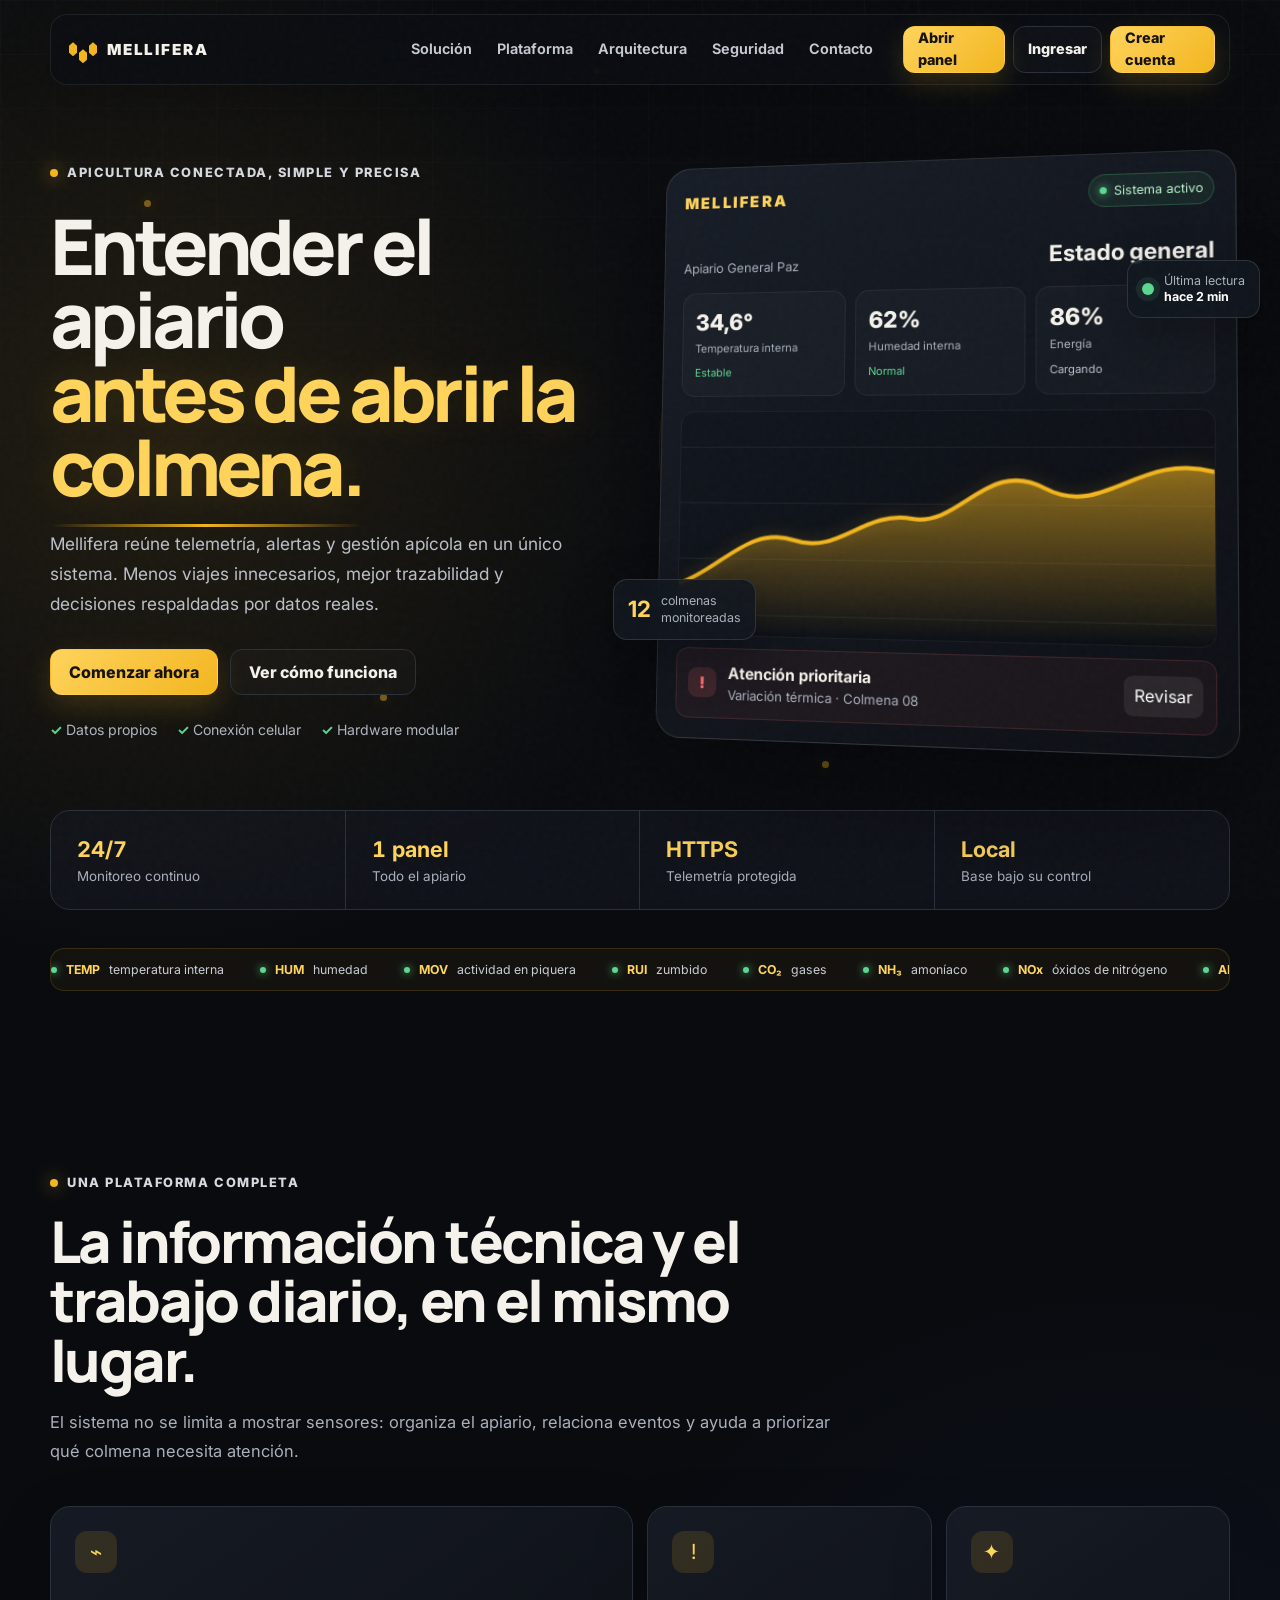
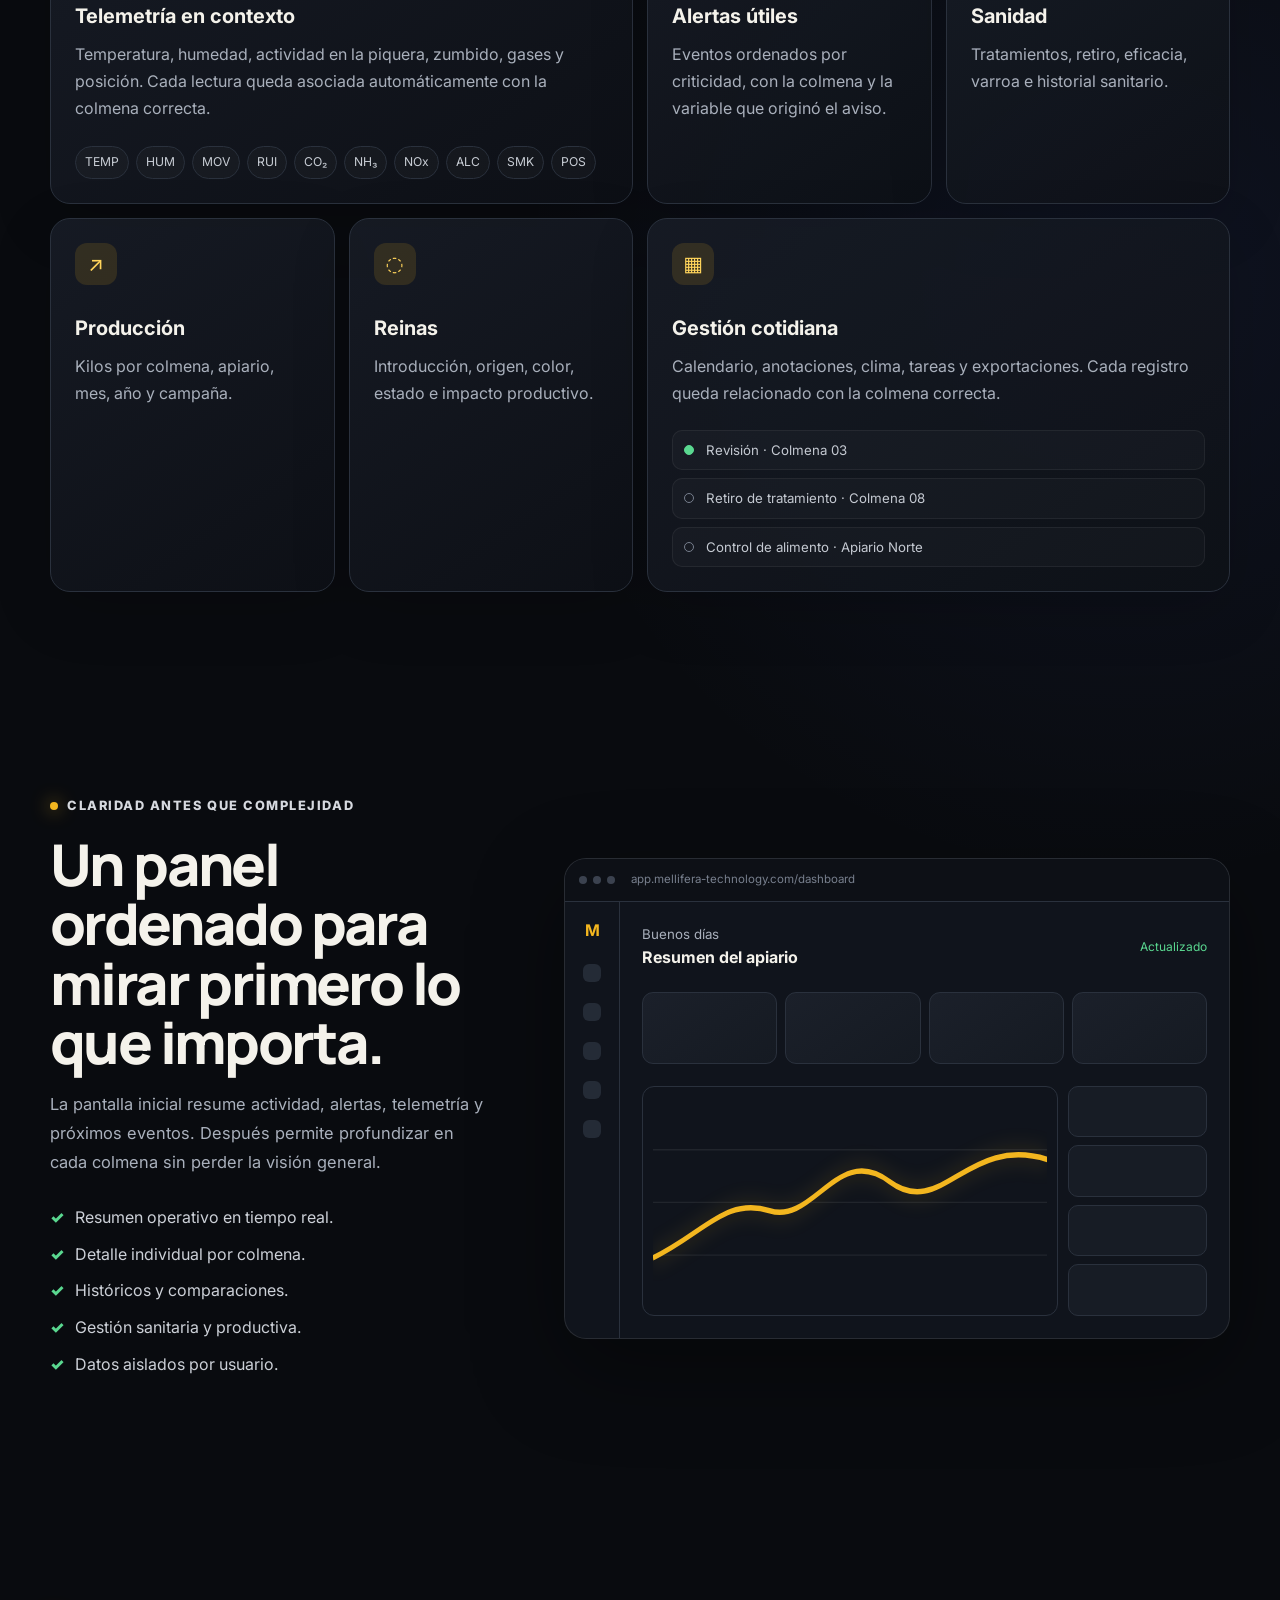
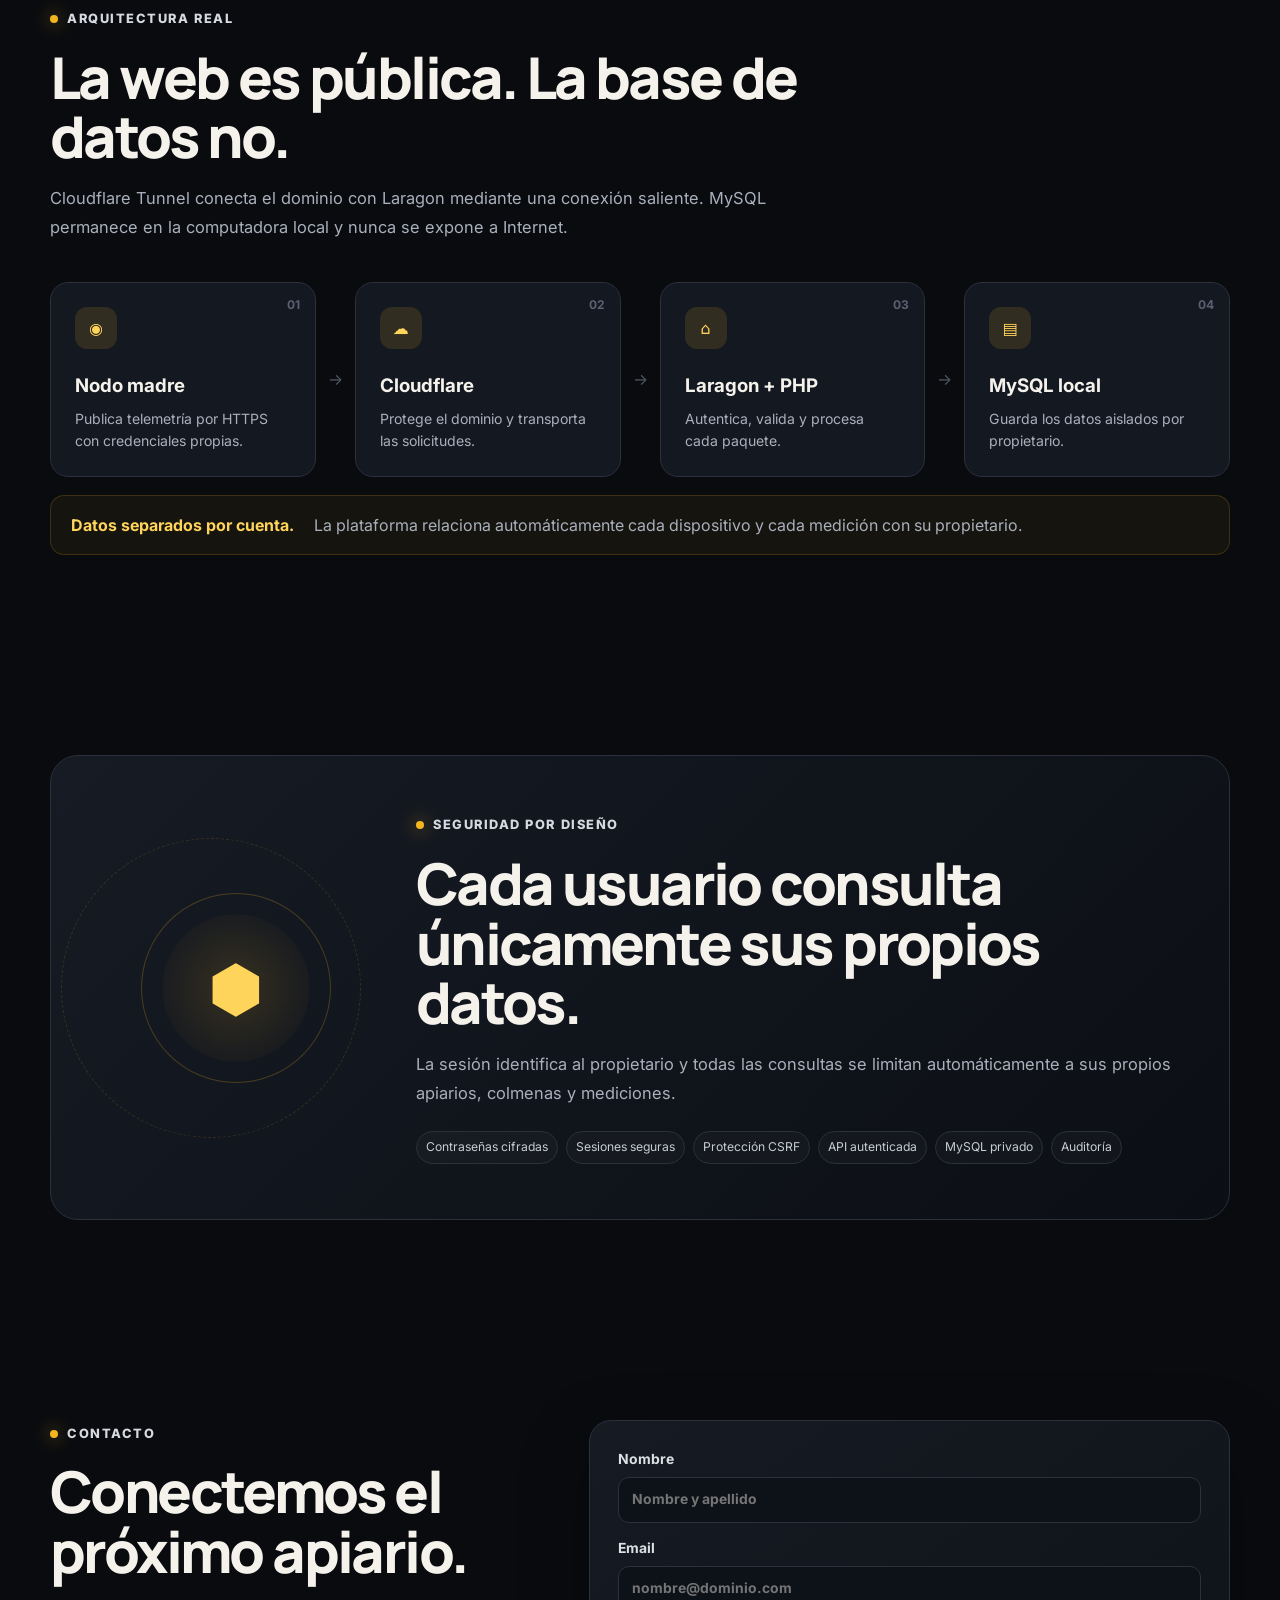
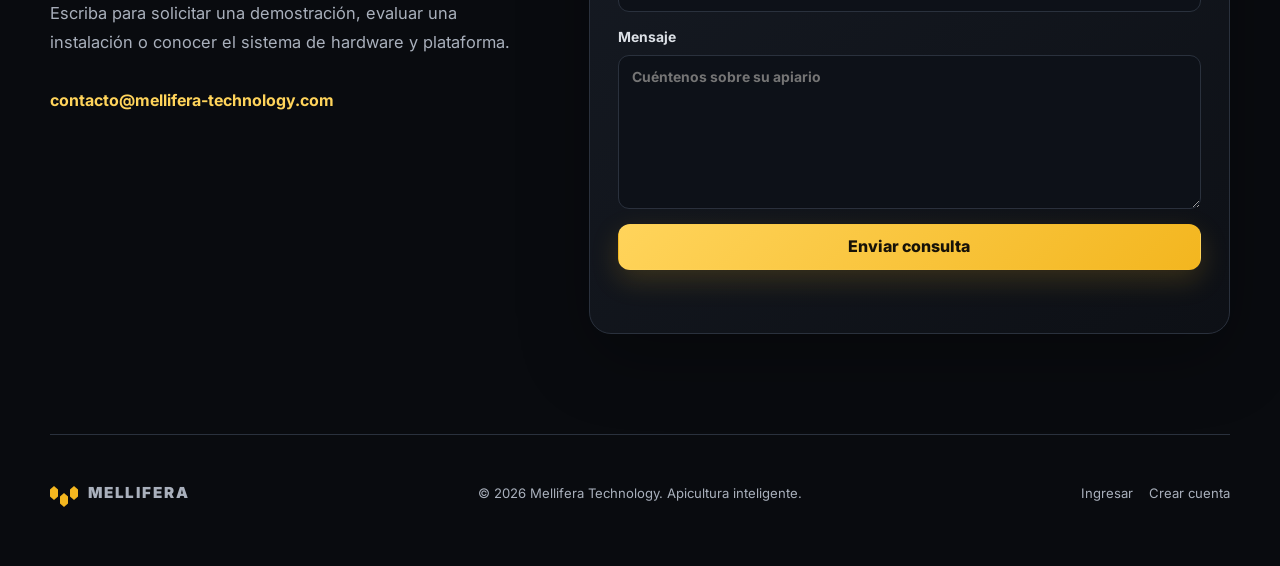
<file: index.html>
<!doctype html>
<html lang="es">
<head>
  <meta charset="utf-8">
  <meta name="viewport" content="width=device-width,initial-scale=1">
  <meta name="description" content="Mellifera Technology: monitoreo inteligente, gestión y trazabilidad para apiarios conectados.">
  <meta name="csrf-token" content="">
  <title>Mellifera Technology — La inteligencia del apiario</title>
  <link rel="icon" href="assets/img/logo-light.png">
  <link rel="preconnect" href="https://fonts.googleapis.com">
  <link rel="preconnect" href="https://fonts.gstatic.com" crossorigin>
  <link href="https://fonts.googleapis.com/css2?family=Inter:wght@400;500;600;700;800&family=Manrope:wght@500;600;700;800&display=swap" rel="stylesheet">
  <link rel="stylesheet" href="assets/css/app.css">
  <link rel="manifest" href="manifest.webmanifest">
</head>
<body class="marketing-page">
  <div class="page-noise" aria-hidden="true"></div>
  <header class="marketing-header" id="marketingHeader">
    <a class="brand" href="#inicio" aria-label="Mellifera Technology">
      <span class="brand-mark"><i></i><i></i><i></i></span>
      <span>MELLIFERA</span>
    </a>
    <button class="mobile-menu" id="mobileMenu" type="button" aria-label="Abrir menú">☰</button>
    <nav class="marketing-nav" id="marketingNav">
      <a href="#solucion">Solución</a>
      <a href="#plataforma">Plataforma</a>
      <a href="#arquitectura">Arquitectura</a>
      <a href="#seguridad">Seguridad</a>
      <a href="#contacto">Contacto</a>
    </nav>
    <div class="header-actions">
      <a class="button button-primary button-small" id="headerPanelButton" href="dashboard.html" hidden>Abrir panel</a>
      <div class="header-actions" id="headerGuestActions">
        <a class="button button-ghost button-small" href="login.html">Ingresar</a>
        <a class="button button-primary button-small" href="register.html">Crear cuenta</a>
      </div>
    </div>
  </header>

  <main>
    <section class="hero" id="inicio">
      <div class="hero-particles" aria-hidden="true"><i></i><i></i><i></i><i></i><i></i></div>
      <div class="hero-copy reveal">
        <span class="eyebrow"><i></i> Apicultura conectada, simple y precisa</span>
        <h1>Entender el apiario<br><span>antes de abrir la colmena.</span></h1>
        <p>Mellifera reúne telemetría, alertas y gestión apícola en un único sistema. Menos viajes innecesarios, mejor trazabilidad y decisiones respaldadas por datos reales.</p>
        <div class="hero-actions">
          <a class="button button-primary" id="heroPrimaryAction" href="register.html">Comenzar ahora</a>
          <a class="button button-ghost" href="#plataforma">Ver cómo funciona</a>
        </div>
        <div class="hero-trust">
          <span><b>✓</b> Datos propios</span>
          <span><b>✓</b> Conexión celular</span>
          <span><b>✓</b> Hardware modular</span>
        </div>
      </div>

      <div class="hero-stage reveal" id="heroStage">
        <div class="honey-ring ring-a"></div>
        <div class="honey-ring ring-b"></div>
        <div class="dashboard-preview glass">
          <div class="preview-top">
            <span class="preview-brand">MELLIFERA</span>
            <span class="live"><i></i> Sistema activo</span>
          </div>
          <div class="preview-title"><small>Apiario General Paz</small><strong>Estado general</strong></div>
          <div class="preview-kpis">
            <article><span>34,6°</span><small>Temperatura interna</small><i class="ok">Estable</i></article>
            <article><span>62%</span><small>Humedad interna</small><i class="ok">Normal</i></article>
            <article><span>86%</span><small>Energía</small><i>Cargando</i></article>
          </div>
          <div class="preview-chart">
            <svg viewBox="0 0 600 220" preserveAspectRatio="none" aria-hidden="true">
              <defs><linearGradient id="fillHoney" x1="0" y1="0" x2="0" y2="1"><stop offset="0" stop-color="#f3b61f" stop-opacity=".55"/><stop offset="1" stop-color="#f3b61f" stop-opacity="0"/></linearGradient></defs>
              <path class="chart-grid" d="M0 35H600M0 90H600M0 145H600M0 200H600"/>
              <path fill="url(#fillHoney)" d="M0 170 C50 155 82 112 135 126 S215 96 270 104 S354 45 418 74 S520 39 600 58 V220H0Z"/>
              <path class="chart-stroke" d="M0 170 C50 155 82 112 135 126 S215 96 270 104 S354 45 418 74 S520 39 600 58"/>
            </svg>
          </div>
          <div class="preview-alert"><span>!</span><div><b>Atención prioritaria</b><small>Variación térmica · Colmena 08</small></div><button type="button">Revisar</button></div>
        </div>
        <div class="float-chip chip-one"><b>12</b><span>colmenas<br>monitoreadas</span></div>
        <div class="float-chip chip-two"><i></i><span>Última lectura<br><b>hace 2 min</b></span></div>
      </div>
    </section>

    <section class="metric-strip">
      <article><b data-count="24">24/7</b><span>Monitoreo continuo</span></article>
      <article><b data-count="1">1 panel</b><span>Todo el apiario</span></article>
      <article><b>HTTPS</b><span>Telemetría protegida</span></article>
      <article><b>Local</b><span>Base bajo su control</span></article>
    </section>

    <div class="live-data-ribbon" aria-label="Sensores compatibles">
      <div class="live-data-track">
        <span><i></i><b>TEMP</b> temperatura interna</span><span><i></i><b>HUM</b> humedad</span><span><i></i><b>MOV</b> actividad en piquera</span><span><i></i><b>RUI</b> zumbido</span><span><i></i><b>CO₂</b> gases</span><span><i></i><b>NH₃</b> amoníaco</span><span><i></i><b>NOx</b> óxidos de nitrógeno</span><span><i></i><b>ALC</b> alcoholes</span><span><i></i><b>SMK</b> humo</span><span><i></i><b>POS</b> alarma de caída</span>
        <span><i></i><b>TEMP</b> temperatura interna</span><span><i></i><b>HUM</b> humedad</span><span><i></i><b>MOV</b> actividad en piquera</span><span><i></i><b>RUI</b> zumbido</span><span><i></i><b>CO₂</b> gases</span><span><i></i><b>NH₃</b> amoníaco</span><span><i></i><b>NOx</b> óxidos de nitrógeno</span><span><i></i><b>ALC</b> alcoholes</span><span><i></i><b>SMK</b> humo</span><span><i></i><b>POS</b> alarma de caída</span>
      </div>
    </div>

    <section class="marketing-section" id="solucion">
      <header class="section-heading reveal">
        <span class="eyebrow"><i></i> Una plataforma completa</span>
        <h2>La información técnica y el trabajo diario, en el mismo lugar.</h2>
        <p>El sistema no se limita a mostrar sensores: organiza el apiario, relaciona eventos y ayuda a priorizar qué colmena necesita atención.</p>
      </header>
      <div class="bento-grid">
        <article class="bento bento-wide reveal"><span class="bento-icon">⌁</span><h3>Telemetría en contexto</h3><p>Temperatura, humedad, actividad en la piquera, zumbido, gases y posición. Cada lectura queda asociada automáticamente con la colmena correcta.</p><div class="sensor-cloud"><span>TEMP</span><span>HUM</span><span>MOV</span><span>RUI</span><span>CO₂</span><span>NH₃</span><span>NOx</span><span>ALC</span><span>SMK</span><span>POS</span></div></article>
        <article class="bento reveal"><span class="bento-icon">!</span><h3>Alertas útiles</h3><p>Eventos ordenados por criticidad, con la colmena y la variable que originó el aviso.</p></article>
        <article class="bento reveal"><span class="bento-icon">✦</span><h3>Sanidad</h3><p>Tratamientos, retiro, eficacia, varroa e historial sanitario.</p></article>
        <article class="bento reveal"><span class="bento-icon">↗</span><h3>Producción</h3><p>Kilos por colmena, apiario, mes, año y campaña.</p></article>
        <article class="bento reveal"><span class="bento-icon">◌</span><h3>Reinas</h3><p>Introducción, origen, color, estado e impacto productivo.</p></article>
        <article class="bento bento-wide reveal"><span class="bento-icon">▦</span><h3>Gestión cotidiana</h3><p>Calendario, anotaciones, clima, tareas y exportaciones. Cada registro queda relacionado con la colmena correcta.</p><div class="task-stack"><span><i class="done"></i> Revisión · Colmena 03</span><span><i></i> Retiro de tratamiento · Colmena 08</span><span><i></i> Control de alimento · Apiario Norte</span></div></article>
      </div>
    </section>

    <section class="marketing-section split-showcase" id="plataforma">
      <div class="showcase-copy reveal">
        <span class="eyebrow"><i></i> Claridad antes que complejidad</span>
        <h2>Un panel ordenado para mirar primero lo que importa.</h2>
        <p>La pantalla inicial resume actividad, alertas, telemetría y próximos eventos. Después permite profundizar en cada colmena sin perder la visión general.</p>
        <ul class="feature-list">
          <li>Resumen operativo en tiempo real.</li>
          <li>Detalle individual por colmena.</li>
          <li>Históricos y comparaciones.</li>
          <li>Gestión sanitaria y productiva.</li>
          <li>Datos aislados por usuario.</li>
        </ul>
      </div>
      <div class="browser-mock reveal">
        <div class="browser-bar"><i></i><i></i><i></i><span>app.mellifera-technology.com/dashboard</span></div>
        <div class="browser-body">
          <aside><b>M</b><span></span><span></span><span></span><span></span><span></span></aside>
          <div class="browser-content"><div class="mock-head"><div><small>Buenos días</small><b>Resumen del apiario</b></div><i>Actualizado</i></div><div class="mock-cards"><span></span><span></span><span></span><span></span></div><div class="mock-row"><div class="mock-chart"><svg viewBox="0 0 500 150" preserveAspectRatio="none"><path class="chart-grid" d="M0 38H500M0 76H500M0 114H500"/><path class="chart-stroke" d="M0 116C65 98 92 72 148 82S234 33 300 61S398 27 500 45"/></svg></div><div class="mock-list"><i></i><i></i><i></i><i></i></div></div></div>
        </div>
      </div>
    </section>

    <section class="marketing-section architecture" id="arquitectura">
      <header class="section-heading reveal">
        <span class="eyebrow"><i></i> Arquitectura real</span>
        <h2>La web es pública. La base de datos no.</h2>
        <p>Cloudflare Tunnel conecta el dominio con Laragon mediante una conexión saliente. MySQL permanece en la computadora local y nunca se expone a Internet.</p>
      </header>
      <div class="flow reveal">
        <article><b>01</b><span>◉</span><h3>Nodo madre</h3><p>Publica telemetría por HTTPS con credenciales propias.</p></article><i>→</i>
        <article><b>02</b><span>☁</span><h3>Cloudflare</h3><p>Protege el dominio y transporta las solicitudes.</p></article><i>→</i>
        <article><b>03</b><span>⌂</span><h3>Laragon + PHP</h3><p>Autentica, valida y procesa cada paquete.</p></article><i>→</i>
        <article><b>04</b><span>▤</span><h3>MySQL local</h3><p>Guarda los datos aislados por propietario.</p></article>
      </div>
      <div class="architecture-note reveal"><b>Datos separados por cuenta.</b><span>La plataforma relaciona automáticamente cada dispositivo y cada medición con su propietario.</span></div>
    </section>

    <section class="marketing-section security" id="seguridad">
      <div class="security-card reveal"><span class="security-orbit"></span><div class="shield">⬢</div><div><span class="eyebrow"><i></i> Seguridad por diseño</span><h2>Cada usuario consulta únicamente sus propios datos.</h2><p>La sesión identifica al propietario y todas las consultas se limitan automáticamente a sus propios apiarios, colmenas y mediciones.</p><div class="security-points"><span>Contraseñas cifradas</span><span>Sesiones seguras</span><span>Protección CSRF</span><span>API autenticada</span><span>MySQL privado</span><span>Auditoría</span></div></div></div>
    </section>

    <section class="marketing-section contact-section" id="contacto">
      <div class="contact-copy reveal"><span class="eyebrow"><i></i> Contacto</span><h2>Conectemos el próximo apiario.</h2><p>Escriba para solicitar una demostración, evaluar una instalación o conocer el sistema de hardware y plataforma.</p><a href="mailto:contacto@mellifera-technology.com">contacto@mellifera-technology.com</a></div>
      <form class="contact-form reveal" id="contactForm">
        <label>Nombre<input name="name" type="text" required maxlength="120" placeholder="Nombre y apellido"></label>
        <label>Email<input name="email" type="email" required maxlength="190" placeholder="nombre@dominio.com"></label>
        <label>Mensaje<textarea name="message" required minlength="10" rows="6" placeholder="Cuéntenos sobre su apiario"></textarea></label>
        <button class="button button-primary" type="submit">Enviar consulta</button>
        <p id="contactStatus" class="form-status" role="status"></p>
      </form>
    </section>
  </main>

  <footer class="marketing-footer"><a class="brand" href="#inicio"><span class="brand-mark"><i></i><i></i><i></i></span><span>MELLIFERA</span></a><p>© <span id="year"></span> Mellifera Technology. Apicultura inteligente.</p><div><a href="login.html">Ingresar</a><a href="register.html">Crear cuenta</a></div></footer>
  <script src="config.js" defer></script>
  <script src="assets/js/site.js" defer></script>
  <script src="pwa.js" defer></script>
</body>
</html>
</file>
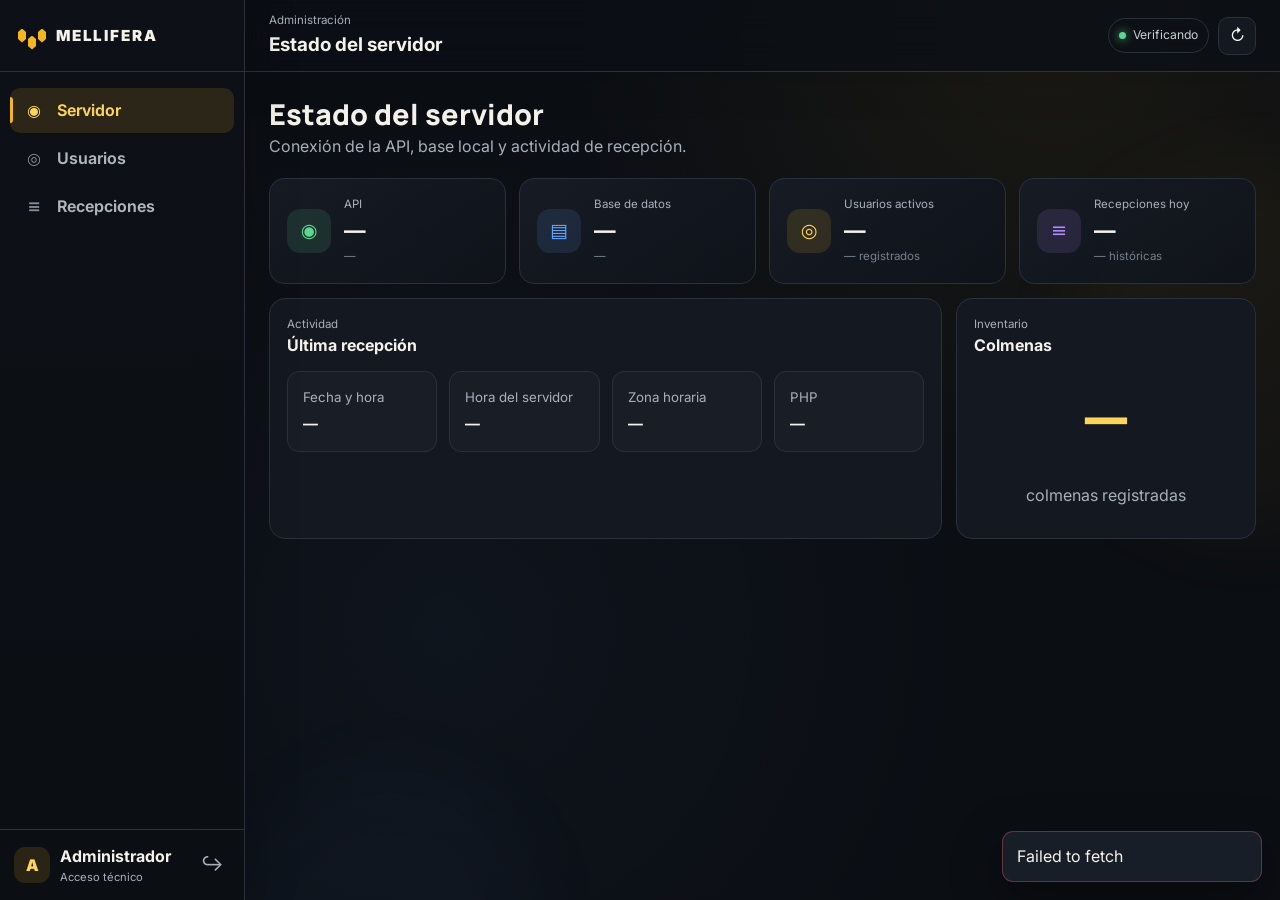
<file: admin.html>
<!doctype html>
<html lang="es">
<head>
  <meta charset="utf-8">
  <meta name="viewport" content="width=device-width,initial-scale=1">
  <meta name="csrf-token" content="">
  <title>Administración — Mellifera Technology</title>
  <link rel="icon" href="assets/img/logo-light.png">
  <link rel="preconnect" href="https://fonts.googleapis.com">
  <link rel="preconnect" href="https://fonts.gstatic.com" crossorigin>
  <link href="https://fonts.googleapis.com/css2?family=Inter:wght@400;500;600;700;800&family=Manrope:wght@600;700;800&display=swap" rel="stylesheet">
  <link rel="stylesheet" href="assets/css/app.css">
  <link rel="manifest" href="manifest.webmanifest">
  <script src="config.js" defer></script>
  <script src="assets/js/admin.js" defer></script>
  <script src="pwa.js" defer></script>
</head>
<body class="dashboard-page admin-page">
  <div class="dash-shell">
    <aside class="sidebar" id="sidebar">
      <div class="sidebar-brand">
        <a class="brand" href="admin.html"><span class="brand-mark"><i></i><i></i><i></i></span><span>MELLIFERA</span></a>
        <button id="closeSidebar" type="button" aria-label="Cerrar menú">×</button>
      </div>
      <nav class="side-nav" id="adminNav">
        <button class="active" data-admin-view="server"><span>◉</span>Servidor</button>
        <button data-admin-view="users"><span>◎</span>Usuarios</button>
        <button data-admin-view="incoming"><span>≡</span>Recepciones</button>
      </nav>
      <div class="sidebar-foot">
        <div class="user-avatar" id="adminAvatar">A</div>
        <div><b id="adminName">Administrador</b><small>Acceso técnico</small></div>
        <button id="adminLogoutButton" type="button" title="Cerrar sesión">↪</button>
      </div>
    </aside>

    <div class="dash-main">
      <header class="dash-topbar">
        <button class="icon-button mobile-only" id="openSidebar" type="button" aria-label="Abrir menú">☰</button>
        <div class="topbar-title"><small id="adminEyebrow">Administración</small><h1 id="adminTitle">Estado del servidor</h1></div>
        <div class="topbar-actions"><span class="connection-chip" id="adminConnection"><i></i><span>Verificando</span></span><button class="icon-button" id="adminRefreshButton" type="button" title="Actualizar">↻</button></div>
      </header>

      <main class="dash-content admin-content">
        <section class="dash-view active" data-admin-panel="server">
          <div class="view-actions"><div><h2>Estado del servidor</h2><p>Conexión de la API, base local y actividad de recepción.</p></div></div>
          <div class="summary-grid" id="adminServerSummary">
            <article class="summary-card"><span class="summary-icon green">◉</span><div><small>API</small><b id="serverApi">—</b><em id="serverHost">—</em></div></article>
            <article class="summary-card"><span class="summary-icon blue">▤</span><div><small>Base de datos</small><b id="serverDatabase">—</b><em id="serverSchema">—</em></div></article>
            <article class="summary-card"><span class="summary-icon honey">◎</span><div><small>Usuarios activos</small><b id="serverUsers">—</b><em id="serverUsersTotal">— registrados</em></div></article>
            <article class="summary-card"><span class="summary-icon violet">≡</span><div><small>Recepciones hoy</small><b id="serverToday">—</b><em id="serverTotal">— históricas</em></div></article>
          </div>
          <div class="overview-grid lower">
            <article class="panel panel-wide">
              <header class="panel-head"><div><small>Actividad</small><h3>Última recepción</h3></div></header>
              <div class="server-detail-grid">
                <span><small>Fecha y hora</small><b id="serverLastReception">—</b></span>
                <span><small>Hora del servidor</small><b id="serverTime">—</b></span>
                <span><small>Zona horaria</small><b id="serverTimezone">—</b></span>
                <span><small>PHP</small><b id="serverPhp">—</b></span>
              </div>
            </article>
            <article class="panel">
              <header class="panel-head"><div><small>Inventario</small><h3>Colmenas</h3></div></header>
              <div class="server-big-number"><b id="serverHives">—</b><span>colmenas registradas</span></div>
            </article>
          </div>
        </section>

        <section class="dash-view" data-admin-panel="users">
          <div class="view-actions"><div><h2>Usuarios</h2><p>Emails, códigos únicos ocultos y acceso administrativo a cada cuenta.</p></div><button class="button button-ghost" id="refreshUsersButton" type="button">Actualizar usuarios</button></div>
          <div class="filter-bar"><input id="adminUserSearch" type="search" placeholder="Buscar por nombre, email o código único"></div>
          <article class="panel"><div class="table-wrap admin-table-wrap"><table><thead><tr><th>Usuario</th><th>Email</th><th>Código único</th><th>Estado</th><th>Colmenas</th><th>Recepciones</th><th>Última publicación</th><th></th></tr></thead><tbody id="adminUsersTable"><tr><td colspan="8">Cargando usuarios…</td></tr></tbody></table></div></article>
        </section>

        <section class="dash-view" data-admin-panel="incoming">
          <div class="view-actions"><div><h2>Recepciones</h2><p>Todo lo recibido: código, MAC, sensor, medición y resultado del procesamiento.</p></div><button class="button button-ghost" id="refreshIncomingButton" type="button">Actualizar tabla</button></div>
          <div class="filter-bar multi admin-incoming-filters">
            <input id="incomingSearch" type="search" placeholder="Usuario, código, MAC o sensor">
            <select id="incomingStatus"><option value="">Todos los estados</option><option value="stored">Guardado</option><option value="hive_created">Colmena creada</option><option value="hive_exists">Colmena existente</option><option value="pending_child">Pendiente de alta</option><option value="invalid_account">Código inválido</option><option value="invalid_payload">Paquete inválido</option><option value="device_conflict">Conflicto</option><option value="error">Error</option></select>
            <select id="incomingUser"><option value="">Todos los usuarios</option></select>
          </div>
          <article class="panel">
            <div class="table-wrap admin-incoming-table"><table><thead><tr><th>Fecha</th><th>Usuario</th><th>Código único</th><th>MAC</th><th>Sensor</th><th>Medición</th><th>Colmena</th><th>Resultado</th></tr></thead><tbody id="adminIncomingTable"><tr><td colspan="8">Cargando recepciones…</td></tr></tbody></table></div>
            <footer class="table-pagination"><span id="incomingPaginationLabel">—</span><div><button class="mini-button" id="incomingPrev" type="button">← Anterior</button><button class="mini-button" id="incomingNext" type="button">Siguiente →</button></div></footer>
          </article>
        </section>
      </main>
    </div>
  </div>

  <div class="toast-container" id="toastContainer"></div>
  <div class="loading-overlay" id="loadingOverlay"><div class="loader"></div></div>
</body>
</html>
</file>
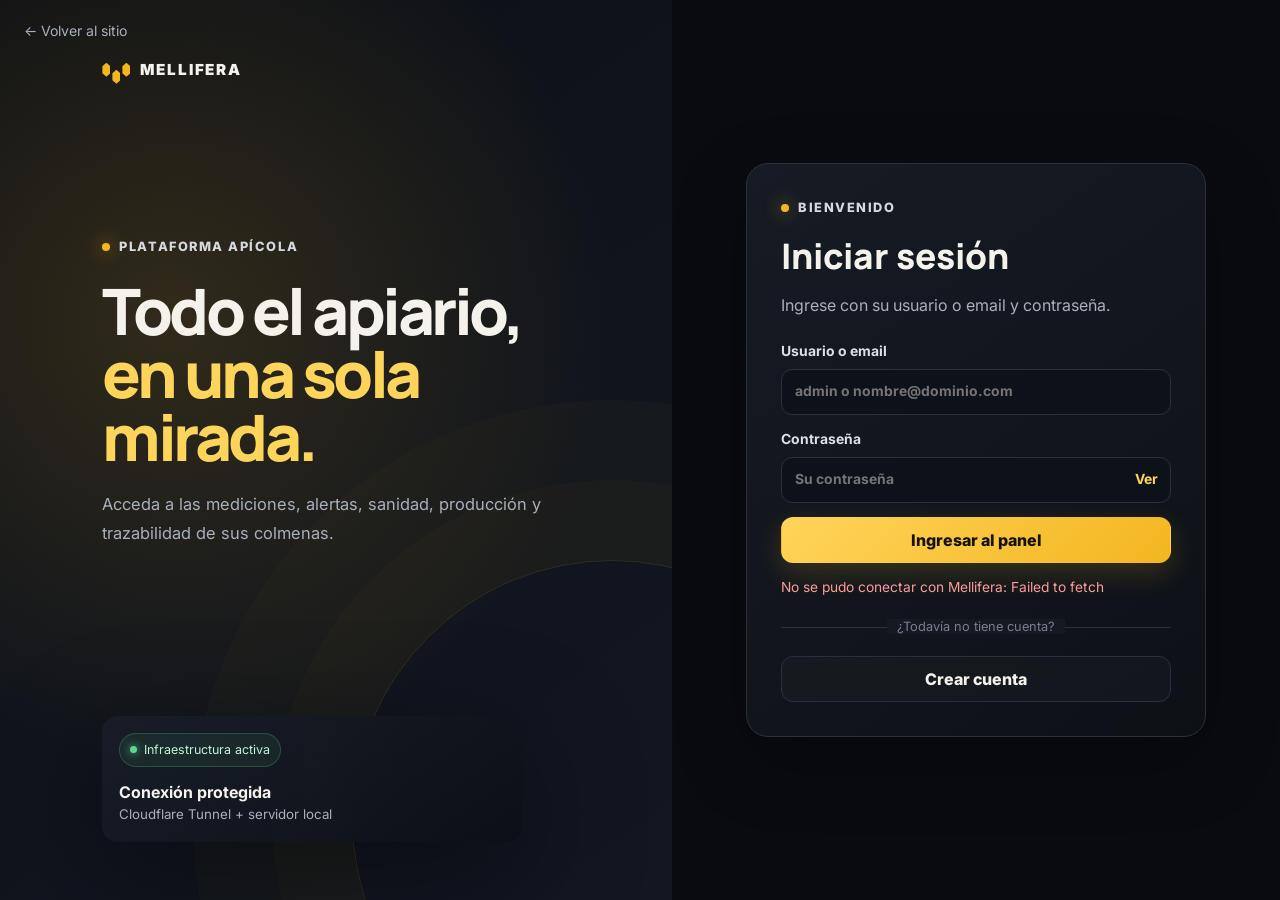
<file: login.html>
<!doctype html>
<html lang="es">
<head>
  <meta charset="utf-8">
  <meta name="viewport" content="width=device-width,initial-scale=1">
  <meta name="csrf-token" content="">
  <title>Ingresar — Mellifera Technology</title>
  <link rel="icon" href="assets/img/logo-light.png">
  <link rel="preconnect" href="https://fonts.googleapis.com">
  <link rel="preconnect" href="https://fonts.gstatic.com" crossorigin>
  <link href="https://fonts.googleapis.com/css2?family=Inter:wght@400;500;600;700;800&family=Manrope:wght@600;700;800&display=swap" rel="stylesheet">
  <link rel="stylesheet" href="assets/css/app.css">
  <link rel="manifest" href="manifest.webmanifest">
</head>
<body class="auth-page">
  <a class="auth-back" href="index.html">← Volver al sitio</a>
  <main class="auth-shell">
    <section class="auth-visual">
      <div class="auth-glow"></div>
      <a class="brand" href="index.html"><span class="brand-mark"><i></i><i></i><i></i></span><span>MELLIFERA</span></a>
      <div class="auth-message"><span class="eyebrow"><i></i> Plataforma apícola</span><h1>Todo el apiario,<br><span>en una sola mirada.</span></h1><p>Acceda a las mediciones, alertas, sanidad, producción y trazabilidad de sus colmenas.</p></div>
      <div class="auth-status-card glass"><span class="live"><i></i> Infraestructura activa</span><div><b>Conexión protegida</b><small>Cloudflare Tunnel + servidor local</small></div></div>
    </section>
    <section class="auth-panel">
      <div class="auth-card">
        <span class="eyebrow"><i></i> Bienvenido</span>
        <h2>Iniciar sesión</h2>
        <p>Ingrese con su usuario o email y contraseña.</p>
        <form id="authForm" data-mode="login">
          <label>Usuario o email<input id="login" name="login" type="text" autocomplete="username" required maxlength="190" placeholder="admin o nombre@dominio.com"></label>
          <label>Contraseña<div class="password-field"><input id="password" name="password" type="password" autocomplete="current-password" required placeholder="Su contraseña"><button class="password-toggle" type="button" data-target="password" aria-label="Mostrar contraseña">Ver</button></div></label>
          <button class="button button-primary button-full" type="submit">Ingresar al panel</button>
          <p class="form-status" id="authStatus" role="alert"></p>
        </form>
        <div class="auth-divider"><span>¿Todavía no tiene cuenta?</span></div>
        <a class="button button-ghost button-full" href="register.html">Crear cuenta</a>
      </div>
    </section>
  </main>
  <script src="config.js" defer></script>
  <script src="assets/js/auth.js" defer></script>
  <script src="pwa.js" defer></script>
</body>
</html>
</file>
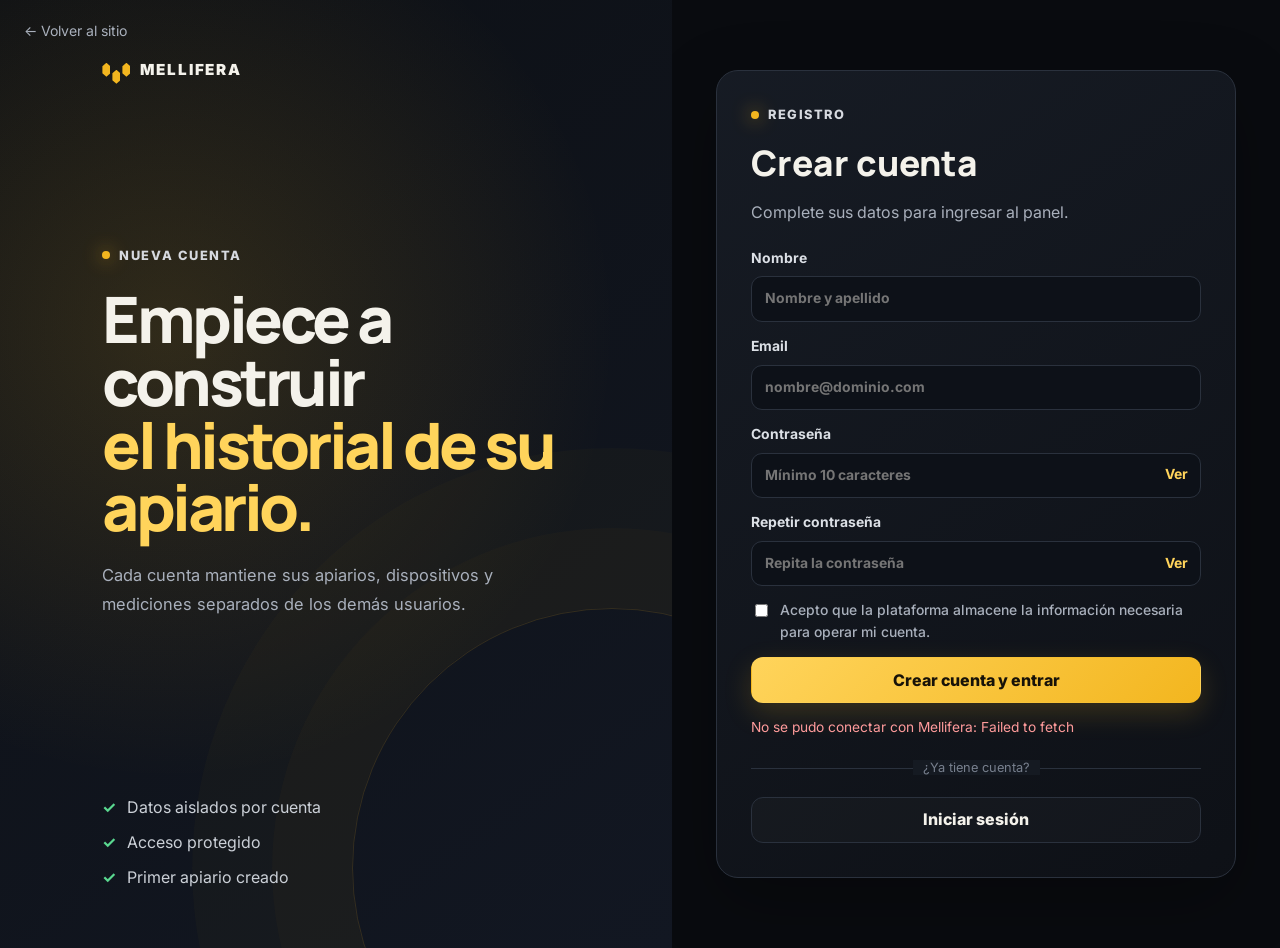
<file: register.html>
<!doctype html>
<html lang="es">
<head>
  <meta charset="utf-8">
  <meta name="viewport" content="width=device-width,initial-scale=1">
  <meta name="csrf-token" content="">
  <title>Crear cuenta — Mellifera Technology</title>
  <link rel="icon" href="assets/img/logo-light.png">
  <link rel="preconnect" href="https://fonts.googleapis.com">
  <link rel="preconnect" href="https://fonts.gstatic.com" crossorigin>
  <link href="https://fonts.googleapis.com/css2?family=Inter:wght@400;500;600;700;800&family=Manrope:wght@600;700;800&display=swap" rel="stylesheet">
  <link rel="stylesheet" href="assets/css/app.css">
  <link rel="manifest" href="manifest.webmanifest">
</head>
<body class="auth-page">
  <a class="auth-back" href="index.html">← Volver al sitio</a>
  <main class="auth-shell">
    <section class="auth-visual register-visual">
      <div class="auth-glow"></div>
      <a class="brand" href="index.html"><span class="brand-mark"><i></i><i></i><i></i></span><span>MELLIFERA</span></a>
      <div class="auth-message"><span class="eyebrow"><i></i> Nueva cuenta</span><h1>Empiece a construir<br><span>el historial de su apiario.</span></h1><p>Cada cuenta mantiene sus apiarios, dispositivos y mediciones separados de los demás usuarios.</p></div>
      <div class="auth-feature-list"><span><b>✓</b> Datos aislados por cuenta</span><span><b>✓</b> Acceso protegido</span><span><b>✓</b> Primer apiario creado</span></div>
    </section>
    <section class="auth-panel">
      <div class="auth-card auth-card-large">
        <span class="eyebrow"><i></i> Registro</span>
        <h2>Crear cuenta</h2>
        <p>Complete sus datos para ingresar al panel.</p>
        <form id="authForm" data-mode="register">
          <label>Nombre<input id="name" name="name" type="text" autocomplete="name" required maxlength="120" placeholder="Nombre y apellido"></label>
          <label>Email<input id="email" name="email" type="email" autocomplete="email" required maxlength="190" placeholder="nombre@dominio.com"></label>
          <label>Contraseña<div class="password-field"><input id="password" name="password" type="password" autocomplete="new-password" required minlength="10" placeholder="Mínimo 10 caracteres"><button class="password-toggle" type="button" data-target="password">Ver</button></div></label>
          <label>Repetir contraseña<div class="password-field"><input id="passwordConfirm" name="password_confirm" type="password" autocomplete="new-password" required minlength="10" placeholder="Repita la contraseña"><button class="password-toggle" type="button" data-target="passwordConfirm">Ver</button></div></label>
          <label class="terms"><input id="terms" type="checkbox" required><span>Acepto que la plataforma almacene la información necesaria para operar mi cuenta.</span></label>
          <button class="button button-primary button-full" type="submit">Crear cuenta y entrar</button>
          <p class="form-status" id="authStatus" role="alert"></p>
        </form>
        <div class="auth-divider"><span>¿Ya tiene cuenta?</span></div>
        <a class="button button-ghost button-full" href="login.html">Iniciar sesión</a>
      </div>
    </section>
  </main>
  <script src="config.js" defer></script>
  <script src="assets/js/auth.js" defer></script>
  <script src="pwa.js" defer></script>
</body>
</html>
</file>
<file: assets/css/app.css>
:root{
  --bg:#090b0f;--bg-2:#0e1117;--panel:#141821;--panel-2:#191e29;--panel-3:#202633;
  --text:#f4f2eb;--muted:#a9b0bc;--soft:#777f8d;--line:#2a313d;
  --honey:#f3b61f;--honey-2:#ffd45b;--honey-soft:rgba(243,182,31,.13);
  --green:#5ad890;--red:#ff7070;--blue:#65a7ff;--violet:#b58cff;--orange:#ff9c56;
  --radius:18px;--shadow:0 24px 70px rgba(0,0,0,.28);
}
*{box-sizing:border-box}html{scroll-behavior:smooth}body{margin:0;font-family:Inter,system-ui,-apple-system,Segoe UI,sans-serif;background:var(--bg);color:var(--text);line-height:1.55}button,input,select,textarea{font:inherit}button,a{transition:.2s ease}a{color:inherit}img{max-width:100%}.page-noise{position:fixed;inset:0;pointer-events:none;opacity:.025;z-index:99;background-image:url("data:image/svg+xml,%3Csvg viewBox='0 0 180 180' xmlns='http://www.w3.org/2000/svg'%3E%3Cfilter id='n'%3E%3CfeTurbulence type='fractalNoise' baseFrequency='.85' numOctaves='3' stitchTiles='stitch'/%3E%3C/filter%3E%3Crect width='100%25' height='100%25' filter='url(%23n)' opacity='.9'/%3E%3C/svg%3E")}
.brand{display:inline-flex;align-items:center;gap:10px;text-decoration:none;font-weight:900;letter-spacing:.12em;font-size:.95rem}.brand-mark{display:flex;align-items:center;gap:2px}.brand-mark i{display:block;width:8px;height:14px;background:var(--honey);clip-path:polygon(50% 0,100% 25%,100% 75%,50% 100%,0 75%,0 25%)}.brand-mark i:nth-child(2){transform:translateY(7px)}.brand-mark i:nth-child(3){transform:translateY(0)}
.button{display:inline-flex;align-items:center;justify-content:center;min-height:46px;padding:0 18px;border-radius:12px;border:1px solid transparent;text-decoration:none;font-weight:800;cursor:pointer}.button-primary{background:linear-gradient(135deg,var(--honey-2),var(--honey));color:#171208;box-shadow:0 10px 28px rgba(243,182,31,.18)}.button-primary:hover{transform:translateY(-1px);box-shadow:0 14px 34px rgba(243,182,31,.25)}.button-ghost{background:rgba(255,255,255,.02);border-color:var(--line);color:var(--text)}.button-ghost:hover{background:rgba(255,255,255,.06);border-color:#3d4656}.button-small{min-height:38px;padding:0 14px;font-size:.9rem}.button-full{width:100%}.text-button{background:none;border:0;color:var(--honey-2);font-weight:700;cursor:pointer;padding:6px}.text-button:hover{color:white}
.eyebrow{display:inline-flex;align-items:center;gap:9px;color:#d6d9df;font-size:.8rem;letter-spacing:.12em;text-transform:uppercase;font-weight:800}.eyebrow i{width:8px;height:8px;border-radius:50%;background:var(--honey);box-shadow:0 0 18px rgba(243,182,31,.8)}
.marketing-page{overflow-x:hidden;background:radial-gradient(circle at 12% 8%,rgba(243,182,31,.1),transparent 34rem),radial-gradient(circle at 88% 35%,rgba(88,119,255,.08),transparent 38rem),var(--bg)}.marketing-header{position:fixed;top:14px;left:50%;transform:translateX(-50%);width:min(1180px,calc(100% - 28px));display:grid;grid-template-columns:1fr auto 1fr;align-items:center;gap:20px;padding:11px 14px 11px 18px;border:1px solid rgba(255,255,255,.08);border-radius:17px;background:rgba(11,14,19,.78);backdrop-filter:blur(16px);z-index:50;box-shadow:0 18px 55px rgba(0,0,0,.2)}.marketing-nav{display:flex;gap:5px}.marketing-nav a{padding:8px 10px;color:#c6cbd3;text-decoration:none;font-size:.9rem;font-weight:650;border-radius:9px}.marketing-nav a:hover{background:rgba(255,255,255,.05);color:white}.header-actions{display:flex;justify-content:flex-end;gap:8px}.mobile-menu{display:none;background:none;border:0;color:white;font-size:1.35rem}
.hero{min-height:830px;display:grid;grid-template-columns:1fr 1.08fr;align-items:center;gap:60px;width:min(1180px,calc(100% - 40px));margin:auto;padding:155px 0 90px}.hero-copy h1{font:800 clamp(3rem,6vw,5.65rem)/.96 Manrope,sans-serif;letter-spacing:-.06em;margin:25px 0}.hero-copy h1 span{color:var(--honey-2)}.hero-copy>p{max-width:660px;color:#bbc0c9;font-size:1.08rem;line-height:1.75}.hero-actions{display:flex;gap:12px;flex-wrap:wrap;margin:30px 0 24px}.hero-trust{display:flex;gap:20px;flex-wrap:wrap;color:#aeb5bf;font-size:.88rem}.hero-trust b{color:var(--green)}.hero-stage{position:relative;min-height:590px;display:grid;place-items:center;perspective:1100px}.dashboard-preview{position:relative;width:min(620px,100%);padding:20px;border:1px solid rgba(255,255,255,.12);border-radius:26px;transform:rotateY(-8deg) rotateX(3deg);z-index:3}.glass{background:linear-gradient(145deg,rgba(25,30,41,.9),rgba(12,15,21,.88));backdrop-filter:blur(22px);box-shadow:0 36px 120px rgba(0,0,0,.42)}.preview-top,.preview-title,.panel-head,.mock-head{display:flex;justify-content:space-between;align-items:center;gap:15px}.preview-brand{font-weight:900;letter-spacing:.14em;color:var(--honey-2)}.live{display:inline-flex;align-items:center;gap:7px;padding:6px 10px;border:1px solid rgba(90,216,144,.24);background:rgba(90,216,144,.08);border-radius:999px;color:#bff4d1;font-size:.78rem}.live i,.connection-chip i{width:7px;height:7px;border-radius:50%;background:var(--green);box-shadow:0 0 10px var(--green)}.preview-title{margin:28px 0 15px;align-items:flex-end}.preview-title small{color:var(--muted)}.preview-title strong{font-size:1.4rem}.preview-kpis{display:grid;grid-template-columns:repeat(3,1fr);gap:10px}.preview-kpis article{padding:13px;border:1px solid rgba(255,255,255,.06);background:rgba(255,255,255,.025);border-radius:14px}.preview-kpis span{display:block;font-size:1.45rem;font-weight:800}.preview-kpis small{display:block;color:var(--muted);font-size:.72rem}.preview-kpis i{display:inline-block;margin-top:7px;color:#b9c1cc;font-style:normal;font-size:.7rem}.preview-kpis i.ok{color:var(--green)}.preview-chart{height:230px;margin-top:15px;border:1px solid rgba(255,255,255,.05);border-radius:14px;background:rgba(0,0,0,.12);overflow:hidden}.preview-chart svg{width:100%;height:100%}.chart-grid{stroke:rgba(255,255,255,.07);stroke-width:1;fill:none}.chart-stroke{stroke:var(--honey);stroke-width:4;fill:none;filter:drop-shadow(0 0 8px rgba(243,182,31,.3))}.preview-alert{display:flex;align-items:center;gap:12px;margin-top:12px;padding:12px;border:1px solid rgba(255,112,112,.15);border-radius:13px;background:rgba(255,112,112,.055)}.preview-alert>span{display:grid;place-items:center;width:30px;height:30px;border-radius:9px;background:rgba(255,112,112,.14);color:var(--red);font-weight:900}.preview-alert div{flex:1}.preview-alert b,.preview-alert small{display:block}.preview-alert small{color:var(--muted)}.preview-alert button{border:0;border-radius:9px;background:rgba(255,255,255,.07);color:white;padding:7px 10px}.float-chip{position:absolute;display:flex;align-items:center;gap:10px;padding:12px 14px;border:1px solid rgba(255,255,255,.12);border-radius:14px;background:rgba(18,23,31,.88);backdrop-filter:blur(16px);box-shadow:0 16px 50px rgba(0,0,0,.3);z-index:4}.float-chip b{font-size:1.4rem;color:var(--honey-2)}.float-chip span{font-size:.78rem;line-height:1.3;color:var(--muted)}.float-chip span b{font-size:.78rem;color:white}.float-chip i{width:12px;height:12px;border-radius:50%;background:var(--green);box-shadow:0 0 0 6px rgba(90,216,144,.1)}.chip-one{left:-35px;bottom:105px}.chip-two{right:-30px;top:105px}.honey-ring{position:absolute;border:1px solid rgba(243,182,31,.12);border-radius:50%}.ring-a{width:560px;height:560px}.ring-b{width:420px;height:420px;animation:pulse-ring 4s ease-in-out infinite}@keyframes pulse-ring{50%{transform:scale(1.08);opacity:.45}}
.metric-strip{display:grid;grid-template-columns:repeat(4,1fr);width:min(1180px,calc(100% - 40px));margin:-25px auto 90px;border:1px solid var(--line);border-radius:20px;background:rgba(20,24,33,.6);overflow:hidden}.metric-strip article{padding:22px 26px;border-right:1px solid var(--line)}.metric-strip article:last-child{border:0}.metric-strip b,.metric-strip span{display:block}.metric-strip b{font-size:1.35rem;color:var(--honey-2)}.metric-strip span{font-size:.84rem;color:var(--muted)}
.marketing-section{width:min(1180px,calc(100% - 40px));margin:0 auto;padding:100px 0}.section-heading{max-width:790px;margin-bottom:40px}.section-heading h2,.showcase-copy h2,.security-card h2,.contact-copy h2{font:800 clamp(2.25rem,4.5vw,4rem)/1.03 Manrope,sans-serif;letter-spacing:-.045em;margin:18px 0}.section-heading p,.showcase-copy>p,.security-card p,.contact-copy p{color:var(--muted);font-size:1.03rem;line-height:1.75}.bento-grid{display:grid;grid-template-columns:repeat(4,1fr);gap:14px}.bento{min-height:250px;padding:24px;border:1px solid var(--line);border-radius:20px;background:linear-gradient(145deg,rgba(24,29,39,.86),rgba(14,17,23,.86));box-shadow:0 18px 60px rgba(0,0,0,.16)}.bento-wide{grid-column:span 2}.bento-icon{display:grid;place-items:center;width:42px;height:42px;border-radius:12px;background:var(--honey-soft);color:var(--honey-2);font-size:1.3rem}.bento h3{margin:28px 0 9px;font-size:1.25rem}.bento p{color:var(--muted);margin:0;line-height:1.7}.sensor-cloud{display:flex;gap:7px;flex-wrap:wrap;margin-top:24px}.sensor-cloud span,.security-points span{padding:6px 9px;border:1px solid var(--line);border-radius:999px;background:rgba(255,255,255,.025);font-size:.76rem;color:#c7ccd4}.task-stack{display:grid;gap:8px;margin-top:22px}.task-stack span{padding:9px 11px;border:1px solid rgba(255,255,255,.06);border-radius:10px;background:rgba(255,255,255,.025);font-size:.83rem;color:#c5cad2}.task-stack i{display:inline-block;width:10px;height:10px;margin-right:8px;border:1px solid var(--soft);border-radius:50%}.task-stack i.done{background:var(--green);border-color:var(--green)}
.split-showcase{display:grid;grid-template-columns:.8fr 1.2fr;gap:70px;align-items:center}.feature-list{list-style:none;padding:0;margin:28px 0;display:grid;gap:12px}.feature-list li{display:flex;gap:11px;color:#ccd0d7}.feature-list li:before{content:'✓';color:var(--green);font-weight:900}.browser-mock{border:1px solid rgba(255,255,255,.1);border-radius:22px;overflow:hidden;background:#10141c;box-shadow:0 30px 90px rgba(0,0,0,.36)}.browser-bar{display:flex;align-items:center;gap:6px;padding:12px 14px;border-bottom:1px solid var(--line);background:#0d1016}.browser-bar i{width:8px;height:8px;border-radius:50%;background:#3b424f}.browser-bar span{margin-left:10px;color:var(--soft);font-size:.72rem}.browser-body{display:grid;grid-template-columns:55px 1fr;min-height:430px}.browser-body aside{display:flex;flex-direction:column;align-items:center;gap:21px;padding:16px 10px;border-right:1px solid var(--line)}.browser-body aside b{color:var(--honey)}.browser-body aside span{width:18px;height:18px;border-radius:6px;background:#242b36}.browser-content{padding:22px}.mock-head b,.mock-head small{display:block}.mock-head small{color:var(--muted)}.mock-head i{font-style:normal;color:var(--green);font-size:.75rem}.mock-cards{display:grid;grid-template-columns:repeat(4,1fr);gap:8px;margin:22px 0}.mock-cards span{height:72px;border:1px solid var(--line);border-radius:11px;background:linear-gradient(145deg,#1b202a,#151a22)}.mock-row{display:grid;grid-template-columns:1.5fr .5fr;gap:10px}.mock-chart{height:230px;padding:10px;border:1px solid var(--line);border-radius:12px}.mock-chart svg{width:100%;height:100%}.mock-list{display:grid;gap:8px}.mock-list i{border:1px solid var(--line);border-radius:10px;background:#171c25}
.flow{display:grid;grid-template-columns:1fr auto 1fr auto 1fr auto 1fr;align-items:stretch;gap:12px}.flow article{position:relative;padding:24px;border:1px solid var(--line);border-radius:18px;background:var(--panel)}.flow article>b{position:absolute;right:15px;top:13px;color:#596170;font-size:.75rem}.flow article>span{display:grid;place-items:center;width:42px;height:42px;border-radius:12px;background:var(--honey-soft);color:var(--honey-2)}.flow h3{margin:22px 0 8px}.flow p{margin:0;color:var(--muted);font-size:.88rem}.flow>i{align-self:center;color:#505866;font-style:normal}.architecture-note{display:flex;gap:20px;align-items:center;margin-top:18px;padding:17px 20px;border:1px solid rgba(243,182,31,.18);border-radius:14px;background:rgba(243,182,31,.055)}.architecture-note b{color:var(--honey-2);white-space:nowrap}.architecture-note span{color:var(--muted)}
.security-card{position:relative;display:grid;grid-template-columns:260px 1fr;gap:50px;align-items:center;padding:55px;border:1px solid var(--line);border-radius:28px;background:linear-gradient(135deg,rgba(23,28,38,.95),rgba(12,15,21,.95));overflow:hidden}.shield{position:relative;z-index:2;display:grid;place-items:center;width:190px;height:190px;margin:auto;border:1px solid rgba(243,182,31,.24);border-radius:50%;background:radial-gradient(circle,rgba(243,182,31,.16),rgba(243,182,31,.03) 55%,transparent 56%);font-size:4rem;color:var(--honey-2)}.security-orbit{position:absolute;left:10px;width:300px;height:300px;border:1px dashed rgba(243,182,31,.16);border-radius:50%;animation:spin 18s linear infinite}@keyframes spin{to{transform:rotate(360deg)}}.security-points{display:flex;gap:8px;flex-wrap:wrap;margin-top:23px}
.contact-section{display:grid;grid-template-columns:.85fr 1.15fr;gap:65px;align-items:start}.contact-copy a{display:inline-block;margin-top:15px;color:var(--honey-2);text-decoration:none;font-weight:700}.contact-form,.auth-card{display:grid;gap:15px;padding:28px;border:1px solid var(--line);border-radius:22px;background:linear-gradient(145deg,rgba(23,28,37,.95),rgba(14,17,23,.95));box-shadow:var(--shadow)}label{display:grid;gap:7px;font-size:.87rem;font-weight:700;color:#dce0e6}input,select,textarea{width:100%;padding:11px 13px;border:1px solid var(--line);border-radius:11px;background:#0d1118;color:white;outline:none}input:focus,select:focus,textarea:focus{border-color:var(--honey);box-shadow:0 0 0 3px rgba(243,182,31,.1)}textarea{resize:vertical}.form-status{min-height:20px;margin:0;color:var(--muted);font-size:.86rem}.form-status.error{color:#ff9b9b}.form-status.success{color:#8be5af}.marketing-footer{display:grid;grid-template-columns:1fr auto 1fr;align-items:center;gap:20px;width:min(1180px,calc(100% - 40px));margin:0 auto;padding:35px 0 50px;border-top:1px solid var(--line);color:var(--muted);font-size:.82rem}.marketing-footer div{display:flex;justify-content:flex-end;gap:16px}.marketing-footer a{text-decoration:none}.reveal{opacity:0;transform:translateY(20px);transition:opacity .7s ease,transform .7s ease}.reveal.visible{opacity:1;transform:none}
.auth-page{min-height:100vh;background:var(--bg)}.auth-back{position:fixed;top:20px;left:24px;z-index:5;color:var(--muted);text-decoration:none;font-size:.88rem}.auth-shell{min-height:100vh;display:grid;grid-template-columns:1.05fr .95fr}.auth-visual{position:relative;display:flex;flex-direction:column;justify-content:space-between;padding:58px 8vw;overflow:hidden;background:radial-gradient(circle at 25% 35%,rgba(243,182,31,.15),transparent 28rem),linear-gradient(145deg,#0d1015,#121722)}.auth-glow{position:absolute;width:520px;height:520px;right:-200px;bottom:-180px;border:1px solid rgba(243,182,31,.15);border-radius:50%;box-shadow:0 0 0 80px rgba(243,182,31,.025),0 0 0 160px rgba(243,182,31,.018)}.auth-message{position:relative;z-index:2;max-width:650px}.auth-message h1{font:800 clamp(2.6rem,5vw,5.1rem)/.98 Manrope,sans-serif;letter-spacing:-.055em;margin:22px 0}.auth-message h1 span{color:var(--honey-2)}.auth-message p{max-width:580px;color:var(--muted);font-size:1.03rem;line-height:1.75}.auth-status-card{position:relative;z-index:2;width:min(420px,100%);padding:17px;border-radius:16px}.auth-status-card>div{margin-top:13px}.auth-status-card b,.auth-status-card small{display:block}.auth-status-card small{color:var(--muted)}.auth-feature-list{position:relative;z-index:2;display:grid;gap:10px;color:#cbd0d7}.auth-feature-list b{color:var(--green);margin-right:7px}.auth-panel{display:grid;place-items:center;padding:70px 30px;background:#090b0f}.auth-card{width:min(460px,100%);padding:34px}.auth-card-large{width:min(520px,100%)}.auth-card h2{font:800 2.2rem/1 Manrope,sans-serif;margin:5px 0}.auth-card>p{margin:0 0 8px;color:var(--muted)}.auth-card form{display:grid;gap:14px}.password-field{position:relative}.password-field input{padding-right:65px}.password-toggle{position:absolute;right:7px;top:50%;transform:translateY(-50%);border:0;background:transparent;color:var(--honey-2);font-weight:700;cursor:pointer}.terms{display:flex;grid-template-columns:auto 1fr;align-items:start;gap:9px;color:var(--muted);font-weight:500}.terms input{width:auto;margin-top:4px}.auth-divider{position:relative;text-align:center;color:var(--soft);font-size:.8rem;margin:4px 0}.auth-divider:before{content:'';position:absolute;left:0;right:0;top:50%;height:1px;background:var(--line)}.auth-divider span{position:relative;background:#151a22;padding:0 10px}
.dashboard-page{background:#0b0e13;overflow:hidden}.dash-shell{display:grid;grid-template-columns:245px 1fr;height:100vh}.sidebar{display:flex;flex-direction:column;border-right:1px solid var(--line);background:#0d1016;min-width:0}.sidebar-brand{display:flex;justify-content:space-between;align-items:center;height:72px;padding:0 18px;border-bottom:1px solid var(--line)}.sidebar-brand>button{display:none;background:none;border:0;color:white;font-size:1.5rem}.side-nav{display:grid;gap:3px;padding:16px 10px;overflow:auto}.side-nav button{display:flex;align-items:center;gap:11px;width:100%;padding:10px 12px;border:0;border-radius:10px;background:transparent;color:#aeb5bf;text-align:left;font-weight:650;cursor:pointer}.side-nav button span{display:grid;place-items:center;width:24px;height:24px;color:#858e9b}.side-nav button:hover{background:rgba(255,255,255,.04);color:white}.side-nav button.active{background:var(--honey-soft);color:var(--honey-2)}.side-nav button.active span{color:var(--honey-2)}.sidebar-foot{display:grid;grid-template-columns:auto 1fr auto;align-items:center;gap:10px;margin-top:auto;padding:14px;border-top:1px solid var(--line)}.user-avatar{display:grid;place-items:center;width:36px;height:36px;border-radius:11px;background:var(--honey-soft);color:var(--honey-2);font-weight:900}.sidebar-foot b,.sidebar-foot small{display:block;max-width:135px;overflow:hidden;text-overflow:ellipsis;white-space:nowrap}.sidebar-foot small{color:var(--muted);font-size:.7rem}.sidebar-foot button{background:none;border:0;color:var(--muted);cursor:pointer;font-size:1.25rem}.dash-main{min-width:0;display:grid;grid-template-rows:72px 1fr}.dash-topbar{display:flex;align-items:center;gap:14px;padding:0 24px;border-bottom:1px solid var(--line);background:rgba(12,15,21,.88);backdrop-filter:blur(16px)}.topbar-title{flex:1}.topbar-title small{display:block;color:var(--muted);font-size:.72rem}.topbar-title h1{margin:0;font-size:1.18rem}.topbar-actions{display:flex;align-items:center;gap:9px}.connection-chip{display:inline-flex;align-items:center;gap:7px;padding:7px 10px;border:1px solid var(--line);border-radius:999px;color:#c9cfd7;font-size:.76rem}.connection-chip.offline i{background:var(--red);box-shadow:0 0 10px var(--red)}.icon-button{display:grid;place-items:center;width:38px;height:38px;border:1px solid var(--line);border-radius:10px;background:var(--panel);color:white;cursor:pointer}.mobile-only{display:none}.dash-content{overflow:auto;padding:24px}.dash-view{display:none;max-width:1500px;margin:0 auto}.dash-view.active{display:block}.welcome-row,.view-actions{display:flex;justify-content:space-between;align-items:center;gap:20px;margin-bottom:20px}.welcome-row p,.view-actions p{margin:0;color:var(--muted)}.welcome-row h2,.view-actions h2{margin:3px 0;font:800 1.8rem/1.1 Manrope,sans-serif}.welcome-row h2 span{color:var(--honey-2)}.summary-grid{display:grid;grid-template-columns:repeat(4,1fr);gap:13px;margin-bottom:14px}.summary-grid.compact{grid-template-columns:minmax(260px,340px)}.summary-card{display:flex;align-items:center;gap:13px;padding:17px;border:1px solid var(--line);border-radius:15px;background:var(--panel)}.summary-icon{display:grid;place-items:center;width:44px;height:44px;border-radius:13px;font-size:1.2rem}.summary-icon.honey{background:var(--honey-soft);color:var(--honey-2)}.summary-icon.green{background:rgba(90,216,144,.12);color:var(--green)}.summary-icon.red{background:rgba(255,112,112,.12);color:var(--red)}.summary-icon.blue{background:rgba(101,167,255,.12);color:var(--blue)}.summary-card small,.summary-card b,.summary-card em{display:block}.summary-card small{color:var(--muted);font-size:.72rem}.summary-card b{font-size:1.35rem}.summary-card em{color:var(--soft);font-size:.72rem;font-style:normal}.overview-grid{display:grid;grid-template-columns:minmax(0,1.7fr) minmax(260px,.55fr);gap:14px;margin-bottom:14px}.overview-grid.lower{grid-template-columns:minmax(0,1.4fr) minmax(300px,.6fr)}.panel{padding:17px;border:1px solid var(--line);border-radius:16px;background:var(--panel);min-width:0}.panel-head{margin-bottom:13px}.panel-head small,.panel-head h3{display:block;margin:0}.panel-head small{color:var(--muted);font-size:.72rem}.panel-head h3{font-size:1rem}.segmented{display:flex;padding:3px;border:1px solid var(--line);border-radius:10px;background:#0e1218}.segmented button{padding:6px 9px;border:0;border-radius:7px;background:transparent;color:var(--muted);font-size:.72rem;cursor:pointer}.segmented button.active{background:var(--panel-3);color:white}.chart-large{position:relative;height:300px}.chart-xl{position:relative;height:450px}.empty-chart{position:absolute;inset:0;display:none;place-items:center;color:var(--muted);text-align:center}.weather-panel{background:linear-gradient(145deg,#152031,#131820)}.weather-panel #weatherIcon{font-size:2rem}.weather-current{display:flex;align-items:flex-start;margin:25px 0 5px}.weather-current b{font-size:4.1rem;line-height:.9}.weather-current span{color:var(--muted)}.weather-panel>p{color:var(--muted);min-height:45px}.weather-meta{display:grid;grid-template-columns:1fr 1fr;gap:8px}.weather-meta span{padding:9px;border:1px solid rgba(255,255,255,.07);border-radius:9px;color:var(--muted);font-size:.75rem}.weather-meta b{display:block;color:white;font-size:.95rem}.weather-source{display:block;margin-top:12px;color:var(--soft);font-size:.64rem}.hive-card-grid,.content-grid.cards{display:grid;grid-template-columns:repeat(3,minmax(0,1fr));gap:10px}.hive-mini,.content-card{padding:14px;border:1px solid var(--line);border-radius:13px;background:var(--panel-2)}.hive-mini-head,.card-top{display:flex;justify-content:space-between;gap:10px;align-items:start}.hive-mini h4,.content-card h3{margin:0}.hive-mini small,.content-card small{color:var(--muted)}.status-dot{width:9px;height:9px;border-radius:50%;background:var(--soft)}.status-dot.online{background:var(--green);box-shadow:0 0 8px var(--green)}.status-dot.alert{background:var(--red);box-shadow:0 0 8px var(--red)}.hive-metrics{display:grid;grid-template-columns:repeat(3,1fr);gap:6px;margin-top:13px}.hive-metrics span{padding:7px;border-radius:8px;background:rgba(255,255,255,.035);font-size:.69rem;color:var(--muted)}.hive-metrics b{display:block;color:white;font-size:.86rem}.alert-list,.stack-list{display:grid;gap:8px}.alert-item,.stack-item{display:flex;gap:10px;align-items:start;padding:10px;border:1px solid var(--line);border-radius:11px;background:var(--panel-2)}.alert-item>i{width:9px;height:9px;margin-top:5px;border-radius:50%;background:var(--orange)}.alert-item.critical>i{background:var(--red)}.alert-item div,.stack-item div{flex:1}.alert-item b,.alert-item small,.stack-item b,.stack-item small{display:block}.alert-item small,.stack-item small{color:var(--muted)}.event-strip{display:flex;gap:10px;overflow:auto}.event-chip{min-width:190px;padding:11px;border:1px solid var(--line);border-radius:11px;background:var(--panel-2)}.event-chip time{display:block;color:var(--honey-2);font-size:.72rem}.event-chip b,.event-chip small{display:block}.event-chip small{color:var(--muted)}.empty-state{grid-column:1/-1;padding:35px;border:1px dashed var(--line);border-radius:14px;color:var(--muted);text-align:center}.filter-bar{display:flex;gap:9px;align-items:center;margin-bottom:14px}.filter-bar.multi{flex-wrap:wrap}.filter-bar input,.filter-bar select,.view-actions select{width:auto;min-width:180px}.content-card{position:relative}.content-card p{color:var(--muted);font-size:.84rem}.card-actions{display:flex;gap:7px;margin-top:13px}.mini-button{padding:6px 9px;border:1px solid var(--line);border-radius:8px;background:transparent;color:#d2d7df;font-size:.72rem;cursor:pointer}.mini-button:hover{background:rgba(255,255,255,.05)}.mini-button.danger{color:#ff9c9c}.table-wrap{overflow:auto}table{width:100%;border-collapse:collapse;min-width:720px}th,td{padding:11px 10px;border-bottom:1px solid var(--line);text-align:left;font-size:.8rem}th{color:var(--muted);font-weight:650;white-space:nowrap}td{color:#dbe0e6}tbody tr:hover{background:rgba(255,255,255,.018)}.value-badge,.status-badge{display:inline-flex;padding:4px 7px;border-radius:999px;background:rgba(255,255,255,.055);font-size:.7rem}.status-badge.active,.status-badge.open{background:rgba(90,216,144,.1);color:#a7edc2}.status-badge.critical{background:rgba(255,112,112,.12);color:#ffadad}.status-badge.warning{background:rgba(255,156,86,.12);color:#ffc59d}.status-badge.unassigned{background:var(--honey-soft);color:var(--honey-2)}.alert-board{display:grid;gap:10px}.alert-card{display:grid;grid-template-columns:auto 1fr auto;gap:13px;padding:15px;border:1px solid var(--line);border-radius:14px;background:var(--panel)}.alert-card-icon{display:grid;place-items:center;width:40px;height:40px;border-radius:12px;background:rgba(255,156,86,.1);color:var(--orange);font-weight:900}.alert-card.critical .alert-card-icon{background:rgba(255,112,112,.12);color:var(--red)}.alert-card h4{margin:0}.alert-card p{margin:4px 0;color:var(--muted)}.alert-card small{color:var(--soft)}.alert-actions{display:flex;align-items:center;gap:7px}.inline-actions{display:flex;gap:8px;flex-wrap:wrap}.two-column{display:grid;grid-template-columns:1.2fr .8fr;gap:14px}.varroa-meter{display:flex;align-items:center;gap:12px;width:100%}.varroa-meter strong{font-size:1.3rem}.varroa-bar{flex:1;height:7px;border-radius:999px;background:#282f39;overflow:hidden}.varroa-bar i{display:block;height:100%;background:var(--green)}.varroa-bar i.warn{background:var(--orange)}.varroa-bar i.bad{background:var(--red)}.queen-card{display:grid;grid-template-columns:auto 1fr;gap:14px;align-items:center}.queen-color{width:55px;height:55px;border-radius:50%;border:4px solid white;box-shadow:0 0 0 1px rgba(255,255,255,.15),0 8px 25px rgba(0,0,0,.3)}.calendar-toolbar{display:flex;justify-content:center;align-items:center;gap:15px;margin-bottom:13px}.calendar-toolbar button{width:34px;height:34px;border:1px solid var(--line);border-radius:9px;background:var(--panel);color:white}.calendar-toolbar h3{min-width:220px;text-align:center;margin:0}.calendar-layout{display:grid;grid-template-columns:1.6fr .6fr;gap:14px}.calendar-grid{display:grid;grid-template-columns:repeat(7,1fr);gap:6px}.calendar-weekday{padding:7px;text-align:center;color:var(--muted);font-size:.72rem}.calendar-day{min-height:105px;padding:8px;border:1px solid var(--line);border-radius:10px;background:var(--panel);overflow:hidden}.calendar-day.other{opacity:.4}.calendar-day.today{border-color:var(--honey)}.calendar-day>span{display:block;margin-bottom:6px;font-size:.72rem;color:var(--muted)}.calendar-event-pill{display:block;margin:3px 0;padding:3px 5px;border-radius:6px;background:var(--honey-soft);color:var(--honey-2);font-size:.62rem;overflow:hidden;text-overflow:ellipsis;white-space:nowrap}.note-grid{display:grid;grid-template-columns:repeat(3,1fr);gap:12px}.note-card{position:relative;min-height:180px;padding:17px;border:1px solid var(--line);border-radius:14px;background:linear-gradient(145deg,var(--panel),#11161e)}.note-card.pinned{border-color:rgba(243,182,31,.35)}.note-card h3{margin:0 0 7px}.note-card p{white-space:pre-wrap;color:#cbd0d8}.note-card small{color:var(--muted)}.notice-card{display:flex;gap:13px;margin-bottom:14px;padding:14px;border:1px solid rgba(101,167,255,.18);border-radius:13px;background:rgba(101,167,255,.055)}.notice-card>span{display:grid;place-items:center;min-width:30px;height:30px;border-radius:9px;background:rgba(101,167,255,.12);color:var(--blue);font-weight:900}.notice-card b,.notice-card p{display:block;margin:0}.notice-card p{color:var(--muted)}.toast-container{position:fixed;right:18px;bottom:18px;display:grid;gap:8px;z-index:200}.toast{min-width:260px;padding:12px 14px;border:1px solid var(--line);border-radius:11px;background:#181e27;box-shadow:0 16px 50px rgba(0,0,0,.4)}.toast.success{border-color:rgba(90,216,144,.28)}.toast.error{border-color:rgba(255,112,112,.3)}.loading-overlay{position:fixed;inset:0;display:none;place-items:center;background:rgba(9,11,15,.35);backdrop-filter:blur(2px);z-index:190}.loading-overlay.show{display:grid}.loader{width:38px;height:38px;border:3px solid rgba(255,255,255,.12);border-top-color:var(--honey);border-radius:50%;animation:spin .8s linear infinite}
.app-dialog{width:min(650px,calc(100% - 28px));padding:0;border:1px solid var(--line);border-radius:19px;background:var(--panel);color:white;box-shadow:0 30px 110px rgba(0,0,0,.58)}.app-dialog::backdrop{background:rgba(3,5,8,.75);backdrop-filter:blur(4px)}.app-dialog form{padding:20px}.app-dialog header,.app-dialog footer{display:flex;justify-content:space-between;align-items:center;gap:12px}.app-dialog header{padding-bottom:16px;border-bottom:1px solid var(--line)}.app-dialog header small,.app-dialog header h3{display:block;margin:0}.app-dialog header small{color:var(--muted)}.app-dialog header button{border:0;background:none;color:white;font-size:1.5rem}.app-dialog footer{justify-content:flex-end;padding-top:16px;border-top:1px solid var(--line)}.form-grid{display:grid;grid-template-columns:1fr 1fr;gap:12px;padding:18px 0}.span-2{grid-column:span 2}.checkbox-label{display:flex;grid-template-columns:auto 1fr;align-items:center}.checkbox-label input{width:auto}
@media(max-width:1100px){.hero{grid-template-columns:1fr;min-height:auto;padding-top:140px}.hero-copy{text-align:center}.hero-copy>p{margin-left:auto;margin-right:auto}.hero-actions,.hero-trust{justify-content:center}.hero-stage{min-height:570px}.split-showcase,.contact-section{grid-template-columns:1fr}.bento-grid{grid-template-columns:repeat(2,1fr)}.flow{grid-template-columns:1fr 1fr}.flow>i{display:none}.security-card{grid-template-columns:1fr}.summary-grid{grid-template-columns:repeat(2,1fr)}.overview-grid,.overview-grid.lower,.calendar-layout,.two-column{grid-template-columns:1fr}.hive-card-grid,.content-grid.cards,.note-grid{grid-template-columns:repeat(2,1fr)}}
@media(max-width:820px){.marketing-header{grid-template-columns:1fr auto}.mobile-menu{display:block}.marketing-nav{position:absolute;top:60px;left:0;right:0;display:none;flex-direction:column;padding:10px;border:1px solid var(--line);border-radius:14px;background:#11151c}.marketing-nav.open{display:flex}.header-actions{display:none}.metric-strip{grid-template-columns:repeat(2,1fr)}.metric-strip article:nth-child(2){border-right:0}.metric-strip article:nth-child(-n+2){border-bottom:1px solid var(--line)}.auth-shell{grid-template-columns:1fr}.auth-visual{min-height:560px;padding:70px 30px 40px}.auth-panel{padding:40px 18px}.dash-shell{grid-template-columns:1fr}.sidebar{position:fixed;inset:0 auto 0 0;width:260px;z-index:150;transform:translateX(-102%);transition:.25s ease;box-shadow:20px 0 70px rgba(0,0,0,.45)}.sidebar.open{transform:none}.sidebar-brand>button,.mobile-only{display:grid}.dash-content{padding:16px}.dash-topbar{padding:0 14px}.connection-chip span{display:none}.hive-card-grid,.content-grid.cards,.note-grid{grid-template-columns:1fr}.filter-bar{align-items:stretch;flex-direction:column}.filter-bar input,.filter-bar select,.view-actions select{width:100%}.welcome-row,.view-actions{align-items:flex-start;flex-direction:column}.view-actions .inline-actions{width:100%}.calendar-day{min-height:80px}.float-chip{display:none}}
@media(max-width:570px){.hero{width:min(100% - 28px);padding-top:125px}.hero-copy h1{font-size:2.7rem}.dashboard-preview{transform:none;padding:13px}.preview-kpis{grid-template-columns:1fr}.preview-kpis article:nth-child(n+2){display:none}.metric-strip{width:min(100% - 28px);grid-template-columns:1fr}.metric-strip article{border-right:0!important;border-bottom:1px solid var(--line)}.bento-grid{grid-template-columns:1fr}.bento-wide{grid-column:span 1}.marketing-section{width:min(100% - 28px);padding:70px 0}.flow{grid-template-columns:1fr}.security-card{padding:30px 18px}.marketing-footer{grid-template-columns:1fr;text-align:center}.marketing-footer div{justify-content:center}.summary-grid{grid-template-columns:1fr}.segmented{display:none}.calendar-grid{gap:3px}.calendar-day{padding:5px;min-height:65px}.calendar-event-pill{display:none}.form-grid{grid-template-columns:1fr}.span-2{grid-column:span 1}.app-dialog form{padding:15px}}


/* Administración Mellifera */
.admin-table-wrap{overflow:auto}.admin-table-wrap table{min-width:1120px}.admin-code-cell{display:flex;align-items:center;gap:8px;min-width:285px}.admin-code-cell code{font:600 .76rem/1.4 ui-monospace,SFMono-Regular,Consolas,monospace;color:var(--honey-2);background:rgba(243,182,31,.08);border:1px solid rgba(243,182,31,.16);padding:6px 8px;border-radius:8px;word-break:break-all}.admin-user-main b,.admin-user-main small{display:block}.admin-user-main small{color:var(--muted)}.admin-device-counts{display:flex;gap:8px;white-space:nowrap}.admin-device-counts span{padding:5px 8px;border:1px solid var(--line);border-radius:8px;color:var(--muted);font-size:.78rem}.admin-actions{display:flex;gap:6px;flex-wrap:wrap;min-width:180px}.admin-provision-result{border-color:rgba(243,182,31,.28);background:linear-gradient(145deg,rgba(243,182,31,.08),rgba(20,24,33,.9))}.admin-provision-result>p{color:var(--muted);margin:0 0 15px}.admin-provision-result pre{margin:0;max-height:370px;overflow:auto;padding:16px;border-radius:13px;background:#080a0e;border:1px solid var(--line);color:#dce3ec;font:500 .82rem/1.65 ui-monospace,SFMono-Regular,Consolas,monospace;white-space:pre-wrap;word-break:break-word}.status-badge.blocked{background:rgba(255,112,112,.12);color:var(--red)}.status-badge.pending{background:rgba(255,156,86,.12);color:var(--orange)}

/* Mellifera 1.2: administración, historial y suplantación segura */
.impersonation-banner{display:flex;align-items:center;justify-content:space-between;gap:16px;margin:14px 20px 0;padding:12px 16px;border:1px solid rgba(243,182,31,.35);border-radius:13px;background:rgba(243,182,31,.09);color:#f7e7aa}.impersonation-banner[hidden]{display:none}.impersonation-banner strong{color:white}.sensor-badge{display:inline-flex;padding:4px 8px;border-radius:999px;background:rgba(101,167,255,.1);color:#a9ceff;font-size:.7rem;font-weight:700}.status-badge.stored{background:rgba(90,216,144,.1);color:#a7edc2}.status-badge.hive_created{background:rgba(243,182,31,.13);color:var(--honey-2)}.status-badge.hive_exists{background:rgba(101,167,255,.1);color:#a9ceff}.status-badge.pending_child{background:rgba(255,156,86,.12);color:#ffc59d}.status-badge.invalid_account,.status-badge.invalid_payload,.status-badge.device_conflict,.status-badge.error{background:rgba(255,112,112,.12);color:#ffadad}.admin-content{max-width:none}.server-detail-grid{display:grid;grid-template-columns:repeat(4,1fr);gap:12px}.server-detail-grid span{padding:15px;border:1px solid var(--line);border-radius:12px;background:rgba(255,255,255,.02)}.server-detail-grid small,.server-detail-grid b{display:block}.server-detail-grid small{color:var(--muted);margin-bottom:5px}.server-detail-grid b{font-size:.93rem;word-break:break-word}.server-big-number{min-height:150px;display:grid;place-items:center;text-align:center}.server-big-number b{display:block;font:800 4rem/1 Manrope,sans-serif;color:var(--honey-2)}.server-big-number span{display:block;color:var(--muted);margin-top:8px}.admin-incoming-table table{min-width:1380px}.admin-incoming-filters input{min-width:300px}.nowrap-code{white-space:nowrap;font:600 .72rem/1.4 ui-monospace,SFMono-Regular,Consolas,monospace;color:#d5dbe4}.result-cell{display:grid;gap:5px;min-width:190px}.result-cell small{color:var(--muted);line-height:1.35}.table-pagination{display:flex;align-items:center;justify-content:space-between;gap:12px;padding:14px 4px 0;color:var(--muted);font-size:.82rem}.table-pagination>div{display:flex;gap:8px}.table-pagination button:disabled{opacity:.35;cursor:not-allowed}.summary-icon.violet{background:rgba(181,140,255,.12);color:var(--violet)}
@media(max-width:1100px){.server-detail-grid{grid-template-columns:repeat(2,1fr)}}
@media(max-width:820px){.impersonation-banner{align-items:flex-start;flex-direction:column;margin:12px 14px 0}.server-detail-grid{grid-template-columns:1fr}.table-pagination{align-items:flex-start;flex-direction:column}}

/* Mellifera 1.3: panel simplificado, colmenas automáticas y Kanban */
.summary-grid-three{grid-template-columns:repeat(3,1fr)}
.sidebar-foot-expanded{display:grid!important;gap:12px!important;align-items:stretch!important}.sidebar-user-line{display:flex;align-items:center;gap:10px;min-width:0}.sidebar-user-line>div:last-child{min-width:0}.sidebar-user-line b,.sidebar-user-line small{display:block;overflow:hidden;text-overflow:ellipsis;white-space:nowrap}.sidebar-logout{display:flex;align-items:center;justify-content:center;gap:8px;width:100%;min-height:39px;border:1px solid var(--line);border-radius:10px;background:rgba(255,255,255,.025);color:#d5dae2;font-weight:750;cursor:pointer}.sidebar-logout:hover{border-color:rgba(255,112,112,.35);background:rgba(255,112,112,.07);color:#ffc1c1}.history-nav{margin-top:auto;border-top:1px solid rgba(255,255,255,.055)!important;padding-top:13px!important}
.telemetry-overview-panel{margin-bottom:14px}.telemetry-panel-head{align-items:flex-start}.telemetry-mini-filters{display:flex;align-items:center;justify-content:flex-end;gap:9px;flex-wrap:wrap}.telemetry-mini-filters input,.telemetry-mini-filters select{min-height:38px;padding:0 11px;border:1px solid var(--line);border-radius:10px;background:var(--panel-2);color:var(--text)}.telemetry-mini-filters input{width:190px}.chart-help{display:flex;gap:18px;flex-wrap:wrap;margin-top:11px;color:var(--muted);font-size:.76rem}.chart-help span{display:flex;align-items:center;gap:7px}.chart-help i{display:inline-block;width:28px;height:0;border-top:2px solid var(--honey)}.chart-help .dotted-line{border-top:2px dashed var(--text)}
.hive-metrics.two{grid-template-columns:repeat(2,1fr)}.hive-detail-card{display:flex;flex-direction:column;gap:13px}.hive-card-identity{display:grid;grid-template-columns:auto repeat(3,1fr);align-items:center;gap:11px;padding:12px;border:1px solid rgba(255,255,255,.06);border-radius:12px;background:rgba(255,255,255,.022)}.hive-card-identity>div small,.hive-card-identity>div b{display:block}.hive-card-identity>div small{font-size:.68rem;color:var(--muted)}.hive-card-identity>div b{font-size:.9rem}.queen-dot{width:20px;height:20px;border:2px solid rgba(255,255,255,.3);border-radius:50%;box-shadow:0 0 0 5px rgba(255,255,255,.035)}.manual-hive-notice{padding:10px 12px;border:1px solid rgba(181,140,255,.18);border-radius:10px;background:rgba(181,140,255,.06);color:#d8c8ff;font-size:.78rem}.hive-notes-preview{margin:0;color:var(--muted);white-space:pre-wrap}.status-badge.manual{background:rgba(181,140,255,.12);color:#d7c4ff}
.measurement-card-grid{display:grid;grid-template-columns:repeat(4,1fr);gap:12px;margin-bottom:14px}.measurement-card{padding:20px;border:1px solid var(--line);border-radius:16px;background:linear-gradient(145deg,var(--panel),#10141b)}.measurement-card small,.measurement-card b,.measurement-card em{display:block}.measurement-card small{color:var(--muted)}.measurement-card b{margin:8px 0 4px;font:800 1.8rem/1.1 Manrope,sans-serif}.measurement-card em{color:var(--soft);font-size:.76rem;font-style:normal}.placeholder-card{border-style:dashed;opacity:.7}.placeholder-card b{font-size:1.12rem;color:var(--muted)}.measurement-charts .chart-large{height:330px}
.hive-multi-select{display:grid;grid-template-columns:repeat(2,1fr);gap:8px;max-height:220px;overflow:auto;padding:10px;border:1px solid var(--line);border-radius:12px;background:rgba(0,0,0,.12)}.hive-multi-select label{display:flex;grid-template-columns:auto 1fr;align-items:center;gap:8px;padding:8px;border:1px solid rgba(255,255,255,.05);border-radius:9px;background:rgba(255,255,255,.02)}.hive-multi-select label input{width:auto}.hive-multi-select.disabled{opacity:.45}
.kanban-board{display:grid;grid-template-columns:repeat(3,1fr);gap:13px;margin-top:16px}.kanban-column{min-height:330px;padding:12px;border:1px solid var(--line);border-radius:16px;background:rgba(15,19,26,.72)}.kanban-column>header{display:flex;align-items:center;justify-content:space-between;padding:4px 4px 12px;font-weight:800}.kanban-column>header b{display:grid;place-items:center;min-width:26px;height:26px;border-radius:999px;background:var(--panel-3);color:var(--muted);font-size:.76rem}.kanban-list{display:grid;align-content:start;gap:9px;min-height:270px}.kanban-card{padding:13px;border:1px solid rgba(255,255,255,.07);border-radius:12px;background:linear-gradient(145deg,var(--panel),#10141b);box-shadow:0 10px 28px rgba(0,0,0,.14);cursor:grab}.kanban-card:active{cursor:grabbing}.kanban-card small,.kanban-card b,.kanban-card p{display:block}.kanban-card small{color:var(--muted);font-size:.69rem}.kanban-card b{margin-top:5px}.kanban-card p{margin:6px 0;color:#b8bec8;font-size:.78rem}.kanban-actions{display:flex;gap:5px;flex-wrap:wrap;margin-top:10px}.kanban-empty{display:grid;place-items:center;min-height:100px;border:1px dashed var(--line);border-radius:11px;color:var(--soft);font-size:.78rem}.history-message{display:block;max-width:280px;margin-top:4px;color:var(--muted);font-size:.67rem;line-height:1.35}
@media(max-width:1100px){.summary-grid-three{grid-template-columns:repeat(3,1fr)}.measurement-card-grid{grid-template-columns:repeat(2,1fr)}.kanban-board{grid-template-columns:1fr}.hive-card-identity{grid-template-columns:auto repeat(3,1fr)}}
@media(max-width:820px){.summary-grid-three{grid-template-columns:1fr}.telemetry-panel-head{flex-direction:column}.telemetry-mini-filters{width:100%;justify-content:flex-start}.telemetry-mini-filters input,.telemetry-mini-filters select{width:100%}.measurement-card-grid{grid-template-columns:1fr}.hive-card-identity{grid-template-columns:auto 1fr 1fr}.hive-card-identity>div:last-child{grid-column:2/4}.hive-multi-select{grid-template-columns:1fr}}

/* Mellifera 1.4: animaciones, sesión superior y sensores reales */
.dashboard-page{overflow-x:hidden;overflow-y:auto;background:
  radial-gradient(circle at 82% 4%,rgba(243,182,31,.065),transparent 30rem),
  radial-gradient(circle at 35% 70%,rgba(101,167,255,.045),transparent 34rem),#0b0e13}
.dashboard-page:before,.dashboard-page:after{content:'';position:fixed;pointer-events:none;z-index:-1;border-radius:50%;filter:blur(40px);opacity:.35;animation:dashboard-orbit 16s ease-in-out infinite alternate}
.dashboard-page:before{width:380px;height:380px;right:-160px;top:18%;background:rgba(243,182,31,.12)}
.dashboard-page:after{width:320px;height:320px;left:18%;bottom:-180px;background:rgba(101,167,255,.09);animation-delay:-7s}
@keyframes dashboard-orbit{to{transform:translate3d(-45px,55px,0) scale(1.12)}}
.dash-shell{min-height:100vh;height:auto;align-items:start}.sidebar{position:sticky;top:0;height:100vh;min-height:0;z-index:70;background:linear-gradient(180deg,#0d1016 0%,#0b0e13 100%);box-shadow:12px 0 45px rgba(0,0,0,.12)}
.side-nav{min-height:0;overflow-y:auto;scrollbar-width:thin;scrollbar-color:#303744 transparent;padding-bottom:22px}.side-nav button{position:relative;overflow:hidden}.side-nav button:before{content:'';position:absolute;left:0;top:50%;width:3px;height:0;border-radius:0 5px 5px 0;background:var(--honey);transform:translateY(-50%);transition:.25s ease}.side-nav button.active:before{height:58%}.side-nav button:hover{transform:translateX(2px)}
.dash-main{display:block;min-height:100vh}.dash-topbar{position:sticky;top:0;z-index:60;height:72px;background:rgba(12,15,21,.82);box-shadow:0 12px 40px rgba(0,0,0,.1)}.dash-content{overflow:visible;min-height:calc(100vh - 72px)}
.dash-view.active{animation:view-enter .42s cubic-bezier(.2,.75,.25,1)}@keyframes view-enter{from{opacity:0;transform:translateY(12px)}to{opacity:1;transform:none}}
.panel,.summary-card,.content-card,.measurement-card,.note-card{transition:transform .24s ease,border-color .24s ease,box-shadow .24s ease}.panel:hover,.summary-card:hover,.content-card:hover,.measurement-card:hover,.note-card:hover{transform:translateY(-2px);border-color:#394250;box-shadow:0 20px 55px rgba(0,0,0,.15)}
.summary-card{position:relative;overflow:hidden;background:linear-gradient(145deg,rgba(23,28,38,.96),rgba(15,19,26,.96))}.summary-card:after{content:'';position:absolute;inset:-100% auto -100% -45%;width:30%;transform:rotate(18deg);background:linear-gradient(90deg,transparent,rgba(255,255,255,.055),transparent);animation:card-sheen 8s ease-in-out infinite}@keyframes card-sheen{0%,65%{left:-45%}85%,100%{left:135%}}
.session-control{position:relative}.session-button{display:flex;align-items:center;gap:10px;min-width:205px;padding:6px 11px 6px 7px;border:1px solid var(--line);border-radius:13px;background:linear-gradient(145deg,var(--panel),#10141b);color:var(--text);cursor:pointer;text-align:left}.session-button:hover,.session-button[aria-expanded="true"]{border-color:rgba(243,182,31,.35);box-shadow:0 10px 30px rgba(0,0,0,.2)}.session-avatar{display:grid;place-items:center;width:34px;height:34px;flex:0 0 auto;border-radius:10px;background:linear-gradient(135deg,var(--honey-2),var(--honey));color:#171208;font-weight:900;box-shadow:0 7px 20px rgba(243,182,31,.2)}.session-avatar.large{width:42px;height:42px;border-radius:12px}.session-copy{display:grid;min-width:0;flex:1}.session-copy small{color:var(--muted);font-size:.63rem}.session-copy b{max-width:125px;overflow:hidden;text-overflow:ellipsis;white-space:nowrap;font-size:.82rem}.session-chevron{color:var(--muted);transition:transform .2s ease}.session-button[aria-expanded="true"] .session-chevron{transform:rotate(180deg)}.session-menu{position:absolute;right:0;top:calc(100% + 10px);width:290px;padding:13px;border:1px solid var(--line);border-radius:16px;background:rgba(18,22,30,.97);backdrop-filter:blur(20px);box-shadow:0 28px 80px rgba(0,0,0,.45);animation:session-open .18s ease;z-index:100}.session-menu[hidden]{display:none}@keyframes session-open{from{opacity:0;transform:translateY(-6px) scale(.98)}to{opacity:1;transform:none}}.session-menu-head{display:flex;align-items:center;gap:11px;padding:5px 4px 13px;border-bottom:1px solid var(--line)}.session-menu-head b,.session-menu-head small{display:block}.session-menu-head small{max-width:200px;overflow:hidden;text-overflow:ellipsis;color:var(--muted);font-size:.72rem}.session-meta{display:flex;justify-content:space-between;gap:15px;padding:13px 5px;color:var(--muted);font-size:.75rem}.session-meta b{color:#dce1e8}.session-logout{display:flex;align-items:center;justify-content:center;gap:8px;width:100%;min-height:40px;border:1px solid rgba(255,112,112,.24);border-radius:10px;background:rgba(255,112,112,.07);color:#ffc1c1;font-weight:800;cursor:pointer}.session-logout:hover{background:rgba(255,112,112,.13);border-color:rgba(255,112,112,.42)}
.critical-position-banner{display:flex;align-items:center;gap:15px;margin:14px 20px 0;padding:15px 17px;border:1px solid rgba(255,62,62,.6);border-radius:15px;background:linear-gradient(90deg,rgba(130,12,12,.94),rgba(72,9,13,.92));box-shadow:0 0 0 1px rgba(255,80,80,.08),0 18px 55px rgba(145,0,0,.25);animation:alarm-pulse 1.35s ease-in-out infinite}.critical-position-banner[hidden]{display:none}.critical-position-banner>div{flex:1}.critical-position-banner b{display:block;letter-spacing:.12em;color:#fff;font-size:.83rem}.critical-position-banner p{margin:2px 0 0;color:#ffd5d5;font-size:.83rem}.critical-siren{display:grid;place-items:center;width:42px;height:42px;border-radius:50%;background:#ff4141;color:white;font:900 1.35rem/1 Manrope,sans-serif;box-shadow:0 0 0 8px rgba(255,65,65,.14),0 0 28px rgba(255,65,65,.55)}.alarm-button{background:#fff;color:#4b0909;border-color:#fff}@keyframes alarm-pulse{50%{box-shadow:0 0 0 4px rgba(255,75,75,.12),0 22px 65px rgba(145,0,0,.38)}}
.hive-activity-badge{display:inline-flex;align-items:center;gap:7px;padding:7px 10px;border:1px solid rgba(90,216,144,.28);border-radius:999px;background:rgba(90,216,144,.1);color:#baf1ce;font-size:.72rem;font-weight:850;animation:activity-breathe 1.9s ease-in-out infinite}.hive-activity-badge i{width:8px;height:8px;border-radius:50%;background:var(--green);box-shadow:0 0 12px var(--green)}@keyframes activity-breathe{50%{transform:scale(1.025);box-shadow:0 0 0 5px rgba(90,216,144,.035)}}.hive-position-alarm{display:flex;align-items:center;gap:10px;padding:10px 12px;border:1px solid rgba(255,112,112,.42);border-radius:11px;background:rgba(255,64,64,.1);color:#ffc0c0;font-weight:850;font-size:.76rem}.hive-position-alarm:before{content:'!';display:grid;place-items:center;width:24px;height:24px;border-radius:50%;background:var(--red);color:#210303}.hive-sensor-grid{display:grid;grid-template-columns:repeat(auto-fit,minmax(105px,1fr));gap:8px}.hive-sensor-grid span{min-width:0;padding:9px;border:1px solid rgba(255,255,255,.06);border-radius:10px;background:rgba(255,255,255,.022)}.hive-sensor-grid small,.hive-sensor-grid b{display:block}.hive-sensor-grid small{color:var(--muted);font-size:.62rem}.hive-sensor-grid b{overflow:hidden;text-overflow:ellipsis;margin-top:3px;font-size:.82rem;white-space:nowrap}
.sensor-summary-grid{grid-template-columns:repeat(4,1fr)}.measurement-card{position:relative;overflow:hidden;padding-top:22px}.measurement-card:before{content:'';position:absolute;width:120px;height:120px;right:-60px;top:-65px;border-radius:50%;background:currentColor;opacity:.055}.measurement-icon{position:absolute;right:13px;top:12px;color:inherit;font:800 .76rem/1 Manrope,sans-serif;letter-spacing:-.04em}.sensor-temperature{color:#ffd96f}.sensor-humidity{color:#78b7ff}.sensor-activity{color:#75e6a3}.sensor-sound{color:#d2a8ff}.sensor-co2{color:#8de4dc}.sensor-nh3{color:#ffb784}.sensor-nox{color:#b5d88b}.sensor-alc{color:#f2c879}.sensor-smk{color:#aeb5c1}.sensor-position{color:#ff8585}.measurement-card small,.measurement-card em{color:var(--muted)}.measurement-card b{color:var(--text)}

/* Inicio animado */
.marketing-page{position:relative}.marketing-page:before{content:'';position:fixed;inset:0;pointer-events:none;z-index:-1;background:linear-gradient(rgba(255,255,255,.018) 1px,transparent 1px),linear-gradient(90deg,rgba(255,255,255,.018) 1px,transparent 1px);background-size:54px 54px;mask-image:linear-gradient(to bottom,black,transparent 75%)}.marketing-header{transition:top .28s ease,width .28s ease,background .28s ease,box-shadow .28s ease}.marketing-header.compact{top:7px;width:min(1120px,calc(100% - 20px));background:rgba(9,12,17,.94);box-shadow:0 16px 55px rgba(0,0,0,.36)}
.hero{position:relative}.hero-copy>*{animation:hero-copy-in .75s both}.hero-copy .eyebrow{animation-delay:.05s}.hero-copy h1{animation-delay:.14s}.hero-copy>p{animation-delay:.23s}.hero-actions{animation-delay:.32s}.hero-trust{animation-delay:.41s}@keyframes hero-copy-in{from{opacity:0;transform:translateY(18px)}to{opacity:1;transform:none}}.hero-copy h1 span{position:relative;text-shadow:0 0 40px rgba(243,182,31,.14)}.hero-copy h1 span:after{content:'';position:absolute;left:0;right:0;bottom:-8px;height:3px;border-radius:9px;background:linear-gradient(90deg,transparent,var(--honey),transparent);transform:scaleX(0);animation:hero-underline 1s .8s ease forwards}@keyframes hero-underline{to{transform:scaleX(1)}}
.hero-particles{position:absolute;inset:0;pointer-events:none;overflow:hidden}.hero-particles i{position:absolute;width:7px;height:7px;border-radius:50%;background:var(--honey);box-shadow:0 0 18px rgba(243,182,31,.7);opacity:.45;animation:particle-float var(--duration,8s) ease-in-out infinite alternate}.hero-particles i:nth-child(1){left:8%;top:24%;--duration:8s}.hero-particles i:nth-child(2){left:46%;top:8%;--duration:10s}.hero-particles i:nth-child(3){right:12%;top:22%;--duration:7s}.hero-particles i:nth-child(4){left:28%;bottom:16%;--duration:9s}.hero-particles i:nth-child(5){right:34%;bottom:8%;--duration:11s}@keyframes particle-float{to{transform:translate3d(22px,-35px,0) scale(1.7);opacity:.12}}
.dashboard-preview{animation:preview-float 5.5s ease-in-out infinite}.preview-chart .chart-stroke{stroke-dasharray:900;stroke-dashoffset:900;animation:draw-chart 2.2s .6s ease forwards}.preview-chart path[fill]{opacity:0;animation:chart-fill 1.2s 1.4s ease forwards}.float-chip{animation:chip-float 3.5s ease-in-out infinite}.chip-two{animation-delay:-1.6s}@keyframes preview-float{50%{transform:rotateY(-5deg) rotateX(2deg) translateY(-8px)}}@keyframes chip-float{50%{transform:translateY(-9px)}}@keyframes draw-chart{to{stroke-dashoffset:0}}@keyframes chart-fill{to{opacity:1}}
.live-data-ribbon{width:min(1180px,calc(100% - 40px));margin:-52px auto 78px;overflow:hidden;border:1px solid rgba(243,182,31,.16);border-radius:14px;background:rgba(243,182,31,.045)}.live-data-track{display:flex;width:max-content;gap:36px;padding:11px 0;animation:data-marquee 24s linear infinite}.live-data-track span{display:flex;align-items:center;gap:9px;color:#c9ced6;font-size:.77rem;white-space:nowrap}.live-data-track b{color:var(--honey-2)}.live-data-track i{width:6px;height:6px;border-radius:50%;background:var(--green);box-shadow:0 0 9px var(--green)}@keyframes data-marquee{to{transform:translateX(-50%)}}
.bento{position:relative;overflow:hidden}.bento:after{content:'';position:absolute;inset:0;background:radial-gradient(circle at var(--mx,50%) var(--my,50%),rgba(243,182,31,.1),transparent 30%);opacity:0;transition:opacity .25s ease;pointer-events:none}.bento:hover:after{opacity:1}.bento:hover{transform:translateY(-5px);border-color:rgba(243,182,31,.24)}.flow article{transition:.25s ease}.flow article:hover{transform:translateY(-5px);border-color:rgba(243,182,31,.25);box-shadow:0 20px 55px rgba(0,0,0,.18)}.metric-strip article b[data-count]{font-variant-numeric:tabular-nums}

@media(max-width:1200px){.hive-sensor-grid{grid-template-columns:repeat(3,1fr)}.sensor-summary-grid{grid-template-columns:repeat(3,1fr)}}
@media(max-width:820px){.dash-shell{min-height:100vh}.sidebar{position:fixed;height:100vh}.dash-topbar{height:auto;min-height:72px}.session-copy{display:none}.session-button{min-width:0;padding-right:8px}.session-menu{position:fixed;right:12px;top:70px;width:min(320px,calc(100% - 24px))}.critical-position-banner{align-items:flex-start;flex-wrap:wrap;margin:10px 12px 0}.critical-position-banner .alarm-button{width:100%}.sensor-summary-grid{grid-template-columns:1fr 1fr}.hive-sensor-grid{grid-template-columns:repeat(2,1fr)}.live-data-ribbon{width:min(100% - 28px);margin-top:-35px}}
@media(max-width:570px){.sensor-summary-grid{grid-template-columns:1fr}.hive-sensor-grid{grid-template-columns:1fr 1fr}.topbar-title h1{font-size:1rem}.hero-particles{display:none}}
@media(prefers-reduced-motion:reduce){*,*:before,*:after{scroll-behavior:auto!important;animation-duration:.001ms!important;animation-iteration-count:1!important;transition-duration:.001ms!important}}
.hive-mini{transition:.25s ease}.hive-mini-alarm,.hive-card-critical{border-color:rgba(255,112,112,.5)!important;box-shadow:0 0 0 1px rgba(255,112,112,.08),0 20px 55px rgba(120,0,0,.15)!important}.hive-mini-sensors{display:grid;grid-template-columns:repeat(auto-fit,minmax(70px,1fr));gap:6px;margin-top:9px}.hive-mini-sensors span{padding:7px 8px;border:1px solid rgba(255,255,255,.055);border-radius:8px;color:var(--muted);font-size:.65rem}.hive-mini-sensors b{display:block;color:#e9edf2;font-size:.72rem}.hive-detail-card>.hive-activity-badge{align-self:flex-start}
</file>
